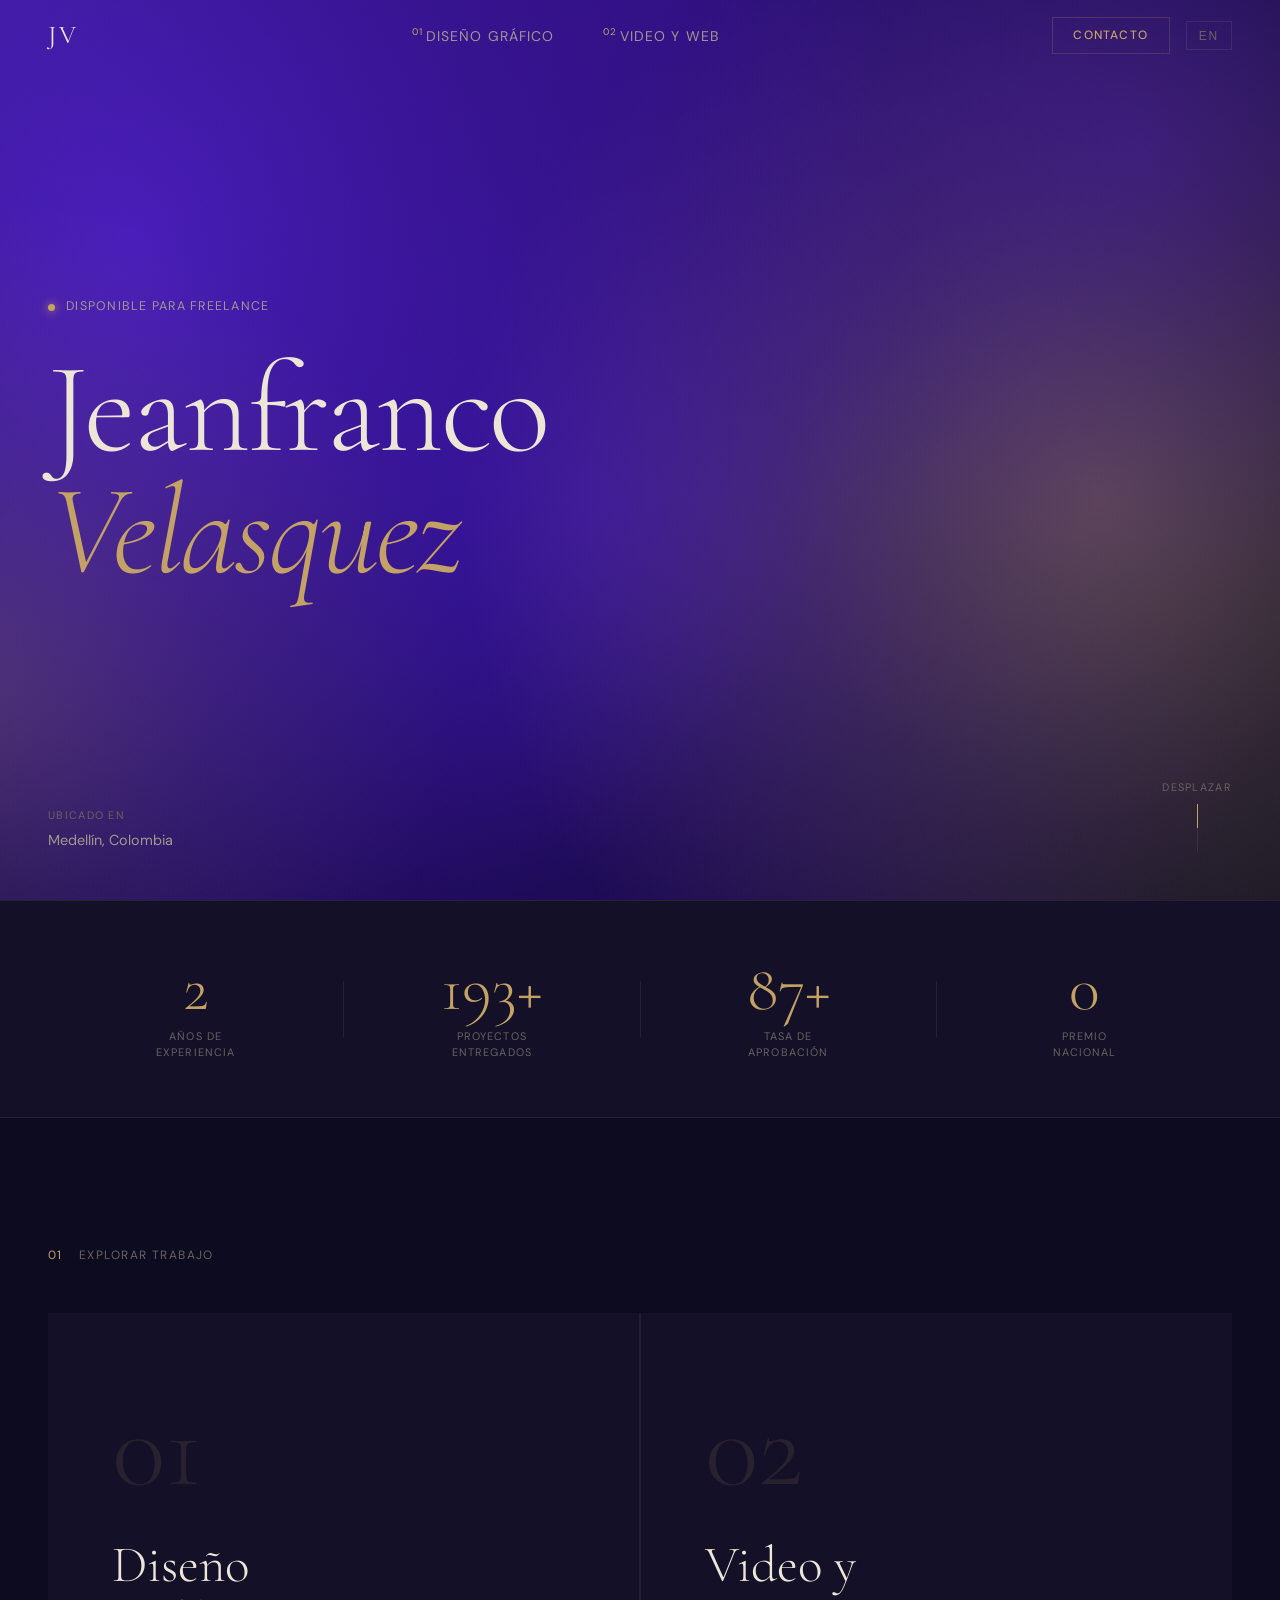
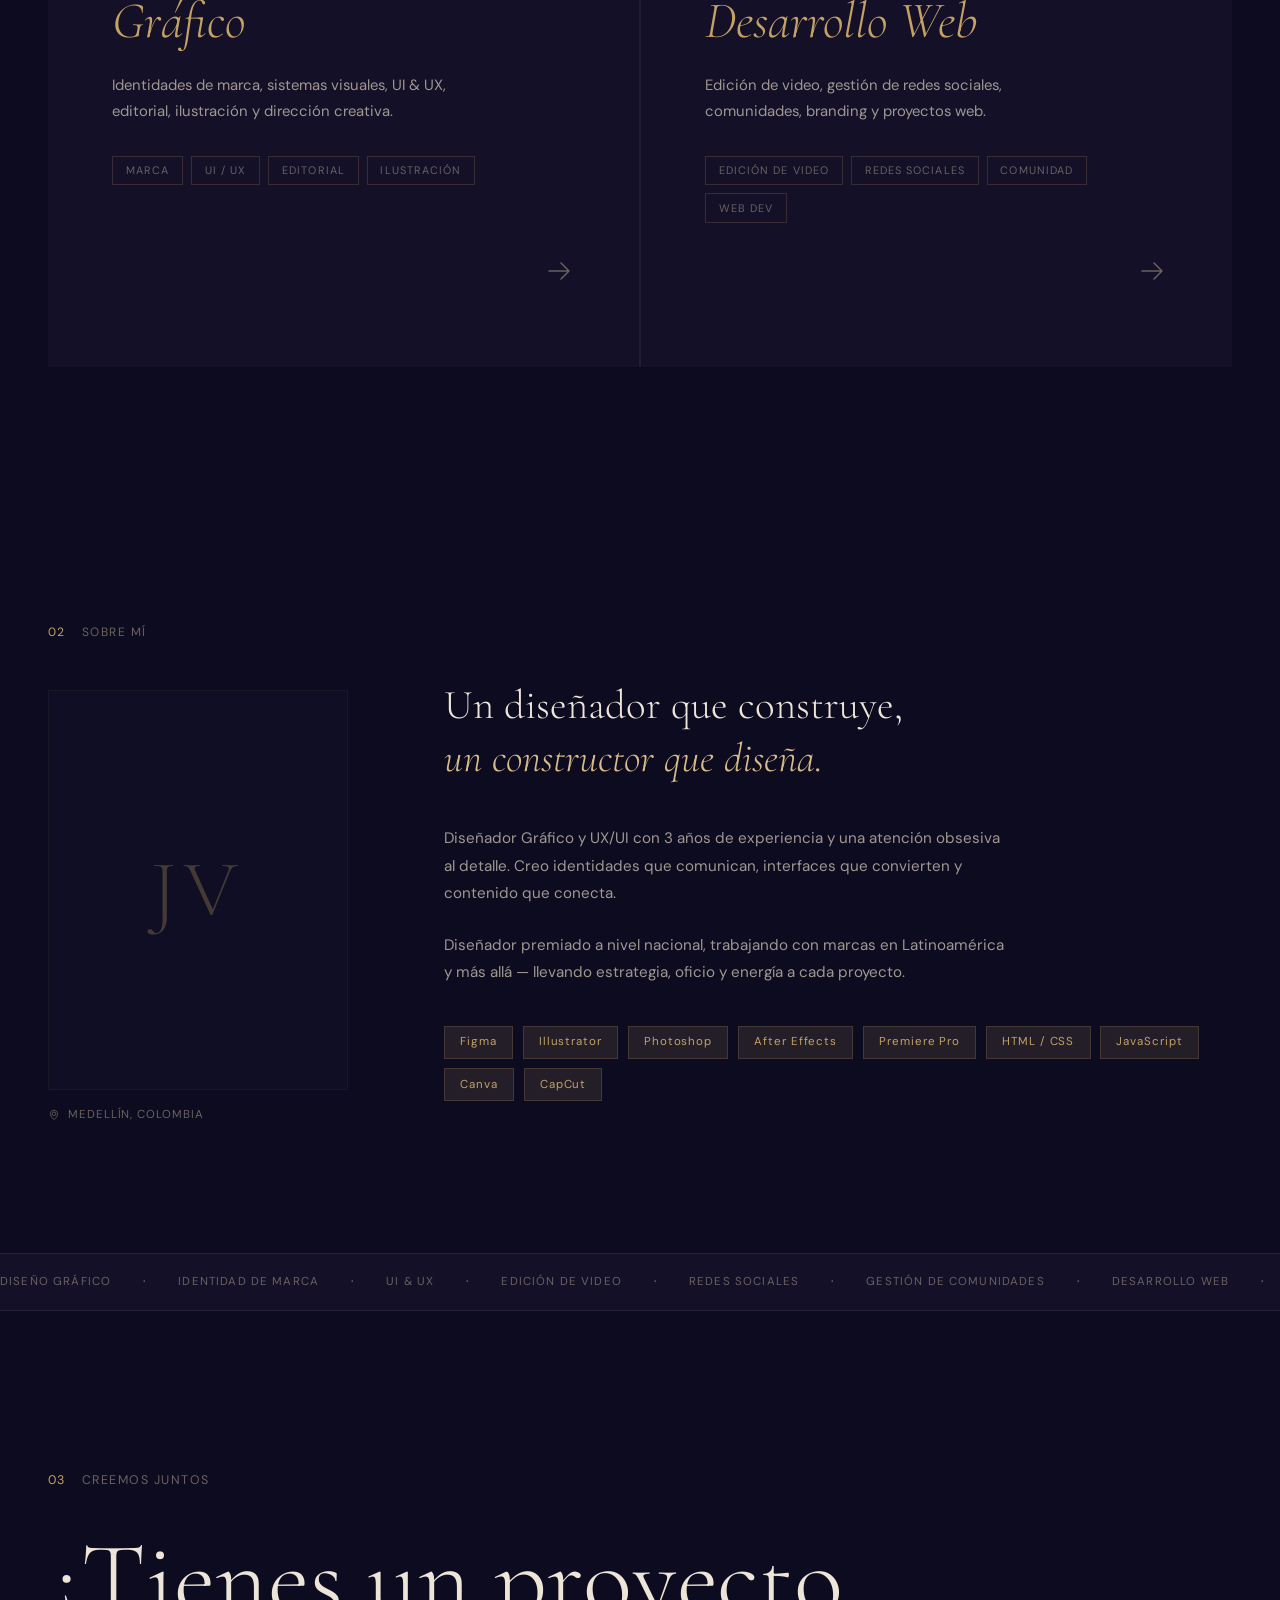
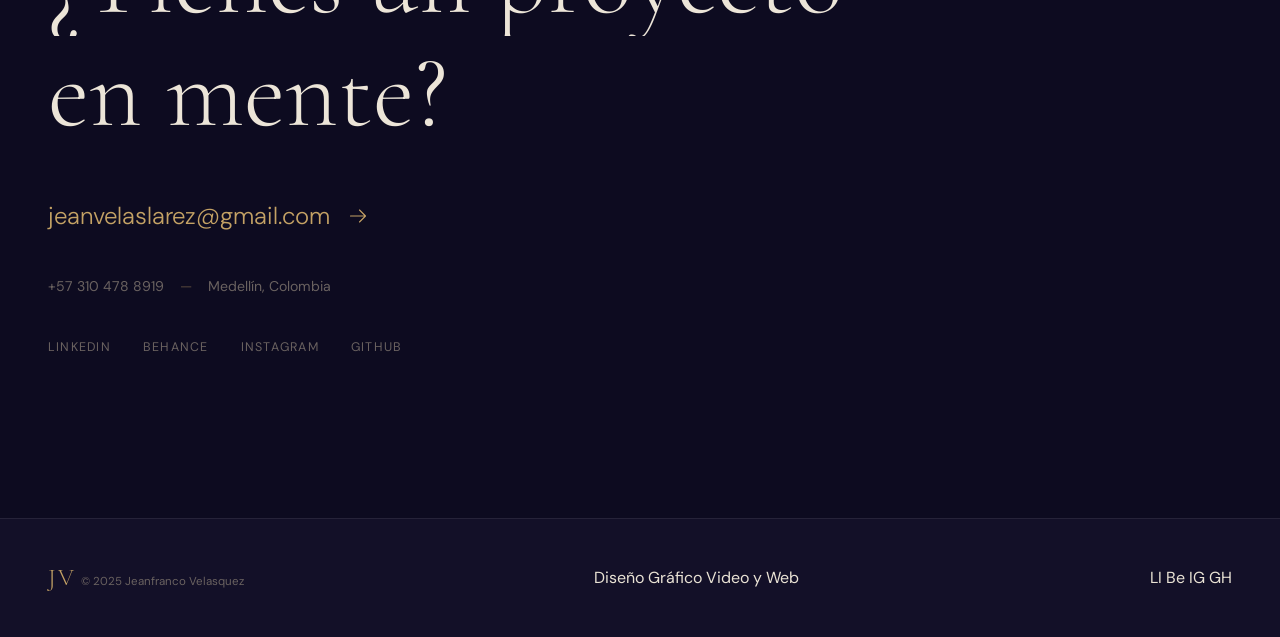
<file: index.html>
<!DOCTYPE html>
<html lang="es">
<head>
    <meta charset="UTF-8">
    <meta name="viewport" content="width=device-width, initial-scale=1.0">
    <meta name="description" content="Jeanfranco Velasquez — Diseñador Gráfico, UX/UI, Editor de Video y Desarrollador Web. Medellín, Colombia.">
    <title>Jeanfranco Velasquez — Portfolio</title>
    <link rel="preconnect" href="https://fonts.googleapis.com">
    <link rel="preconnect" href="https://fonts.gstatic.com" crossorigin>
    <link href="https://fonts.googleapis.com/css2?family=Cormorant+Garamond:ital,wght@0,300;0,400;1,300;1,400&family=DM+Sans:opsz,wght@9..40,300;9..40,400;9..40,500&display=swap" rel="stylesheet">
    <link rel="stylesheet" href="index.css">
</head>
<body>

    <!-- Loader -->
    <div class="loader" id="loader">
        <div class="loader-logo">JV</div>
        <div class="loader-bar"><div class="loader-fill"></div></div>
    </div>

    <!-- Page Curtain -->
    <div class="curtain" id="curtain" aria-hidden="true">
        <div class="curtain-panel"></div>
        <div class="curtain-panel"></div>
        <div class="curtain-panel"></div>
    </div>

    <!-- Custom Cursor -->
    <div class="cursor" id="cursor" aria-hidden="true">
        <div class="cursor-dot"></div>
        <div class="cursor-ring"></div>
    </div>

    <!-- Grain -->
    <div class="grain" aria-hidden="true"></div>

    <!-- NAV -->
    <nav class="nav" id="nav">
        <div class="nav-inner">
            <a href="index.html" class="nav-logo page-link">JV</a>
            <div class="nav-links">
                <a href="design.html" class="nav-link page-link">
                    <sup>01</sup><span data-key="nav.design">Diseño Gráfico</span>
                </a>
                <a href="editor.html" class="nav-link page-link">
                    <sup>02</sup><span data-key="nav.video">Video y Web</span>
                </a>
            </div>
            <div class="nav-end">
                <a href="mailto:jeanvelaslarez@gmail.com" class="nav-contact" data-key="nav.contact">Contacto</a>
                <button class="lang-toggle" id="langToggle" aria-label="Cambiar idioma">EN</button>
                <button class="nav-burger" id="navBurger" aria-label="Abrir menú">
                    <span></span><span></span>
                </button>
            </div>
        </div>
        <div class="nav-drawer" id="navDrawer">
            <a href="index.html" class="drawer-link page-link" data-key="nav.home">Inicio</a>
            <a href="design.html" class="drawer-link page-link" data-key="nav.design">Diseño Gráfico</a>
            <a href="editor.html" class="drawer-link page-link" data-key="nav.video">Video y Web</a>
            <a href="mailto:jeanvelaslarez@gmail.com" class="drawer-link" data-key="nav.contact">Contacto</a>
            <div class="drawer-foot">
                <a href="https://linkedin.com/in/jeanfrancovl" target="_blank" rel="noopener">LI</a>
                <a href="https://behance.net/jeanfrancovl" target="_blank" rel="noopener">Be</a>
                <a href="https://instagram.com/jeanfrancovl" target="_blank" rel="noopener">IG</a>
                <a href="https://github.com/JeanfrancoVL" target="_blank" rel="noopener">GH</a>
            </div>
        </div>
    </nav>

    <!-- HERO -->
    <section class="hero" id="hero">
        <canvas class="hero-canvas" id="heroCanvas"></canvas>

        <div class="hero-body">
            <div class="hero-avail">
                <span class="avail-dot"></span>
                <span data-key="hero.available">Disponible para freelance</span>
            </div>
            <h1 class="hero-name">
                <span class="hn-first">Jeanfranco</span>
                <em class="hn-last">Velasquez</em>
            </h1>
            <div class="hero-roles hr-anim">
                <span data-key="role.design">Diseño Gráfico</span>
                <i>·</i>
                <span>UX &amp; UI</span>
                <i>·</i>
                <span data-key="role.video">Edición de Video</span>
                <i>·</i>
                <span data-key="role.web">Desarrollo Web</span>
            </div>
        </div>

        <div class="hero-bottom">
            <div class="hero-loc">
                <span class="meta-lbl" data-key="hero.loc_label">Ubicado en</span>
                <span class="meta-val">Medellín, Colombia</span>
            </div>
            <div class="hero-scroll-ind">
                <span data-key="hero.scroll">Desplazar</span>
                <div class="scroll-track"><div class="scroll-thumb"></div></div>
            </div>
        </div>
    </section>

    <!-- STATS -->
    <div class="stats-bar">
        <div class="stats-inner">
            <div class="stat">
                <div class="stat-n" data-count="3">0</div>
                <div class="stat-l" data-key="stat.years">Años de<br>Experiencia</div>
            </div>
            <div class="stat-divider"></div>
            <div class="stat">
                <div class="stat-n" data-count="200">0</div>
                <div class="stat-l" data-key="stat.projects">Proyectos<br>Entregados</div>
            </div>
            <div class="stat-divider"></div>
            <div class="stat">
                <div class="stat-n" data-count="90">0</div>
                <div class="stat-l" data-key="stat.approval">Tasa de<br>Aprobación</div>
            </div>
            <div class="stat-divider"></div>
            <div class="stat">
                <div class="stat-n" data-count="1">0</div>
                <div class="stat-l" data-key="stat.award">Premio<br>Nacional</div>
            </div>
        </div>
    </div>

    <!-- PORTALS -->
    <section class="portals" id="portals">
        <div class="sec-label scroll-reveal">
            <span class="sec-num">01</span>
            <span data-key="portals.label">Explorar Trabajo</span>
        </div>
        <div class="portals-grid">
            <a href="design.html" class="portal page-link">
                <div class="portal-num">01</div>
                <div class="portal-body">
                    <h2 class="portal-title">
                        <span data-key="portal.design.h1">Diseño</span><br>
                        <em data-key="portal.design.h2">Gráfico</em>
                    </h2>
                    <p class="portal-desc" data-key="portal.design.desc">Identidades de marca, sistemas visuales, UI&nbsp;&amp;&nbsp;UX, editorial, ilustración y dirección creativa.</p>
                    <div class="portal-chips">
                        <span data-key="chip.branding">Marca</span>
                        <span>UI / UX</span>
                        <span>Editorial</span>
                        <span data-key="chip.illus">Ilustración</span>
                    </div>
                </div>
                <div class="portal-arrow">
                    <svg viewBox="0 0 32 32" fill="none"><path d="M6 16H26M26 16L18 8M26 16L18 24" stroke="currentColor" stroke-width="1.5" stroke-linecap="round" stroke-linejoin="round"/></svg>
                </div>
                <div class="portal-glow"></div>
            </a>

            <a href="editor.html" class="portal page-link">
                <div class="portal-num">02</div>
                <div class="portal-body">
                    <h2 class="portal-title">
                        <span data-key="portal.video.h1">Video y</span><br>
                        <em data-key="portal.video.h2">Desarrollo Web</em>
                    </h2>
                    <p class="portal-desc" data-key="portal.video.desc">Edición de video, gestión de redes sociales, comunidades, branding y proyectos web.</p>
                    <div class="portal-chips">
                        <span data-key="chip.videoed">Edición de Video</span>
                        <span data-key="chip.social">Redes Sociales</span>
                        <span data-key="chip.community">Comunidad</span>
                        <span>Web Dev</span>
                    </div>
                </div>
                <div class="portal-arrow">
                    <svg viewBox="0 0 32 32" fill="none"><path d="M6 16H26M26 16L18 8M26 16L18 24" stroke="currentColor" stroke-width="1.5" stroke-linecap="round" stroke-linejoin="round"/></svg>
                </div>
                <div class="portal-glow"></div>
            </a>
        </div>
    </section>

    <!-- ABOUT -->
    <section class="about" id="about">
        <div class="about-grid">
            <div class="about-left">
                <div class="sec-label scroll-reveal">
                    <span class="sec-num">02</span>
                    <span data-key="about.label">Sobre Mí</span>
                </div>
                <div class="portrait-wrap scroll-reveal">
                    <div class="portrait-inner">JV</div>
                    <div class="portrait-badge">
                        <svg viewBox="0 0 20 20" fill="none" width="12"><path d="M10 11a3 3 0 100-6 3 3 0 000 6zM10 2C6.686 2 4 4.686 4 8c0 4.667 6 10 6 10s6-5.333 6-10c0-3.314-2.686-6-6-6z" stroke="currentColor" stroke-width="1.4"/></svg>
                        Medellín, Colombia
                    </div>
                </div>
            </div>
            <div class="about-right">
                <h2 class="about-title">
                    <span class="reveal-line" data-key="about.t1">Un diseñador que construye,</span>
                    <em class="reveal-line" data-key="about.t2">un constructor que diseña.</em>
                </h2>
                <div class="about-text">
                    <p class="scroll-reveal" data-key="about.p1">Diseñador Gráfico y UX/UI con 3 años de experiencia y una atención obsesiva al detalle. Creo identidades que comunican, interfaces que convierten y contenido que conecta.</p>
                    <p class="scroll-reveal" data-key="about.p2">Diseñador premiado a nivel nacional, trabajando con marcas en Latinoamérica y más allá — llevando estrategia, oficio y energía a cada proyecto.</p>
                </div>
                <div class="skills-row scroll-reveal">
                    <div class="skill">Figma</div><div class="skill">Illustrator</div>
                    <div class="skill">Photoshop</div><div class="skill">After Effects</div>
                    <div class="skill">Premiere Pro</div><div class="skill">HTML / CSS</div>
                    <div class="skill">JavaScript</div><div class="skill">Canva</div>
                    <div class="skill">CapCut</div>
                </div>
            </div>
        </div>
    </section>

    <!-- MARQUEE -->
    <div class="marquee-strip">
        <div class="marquee-track">
            <span data-key="marquee.design">Diseño Gráfico</span><span class="m-sep">·</span>
            <span data-key="marquee.brand">Identidad de Marca</span><span class="m-sep">·</span>
            <span>UI &amp; UX</span><span class="m-sep">·</span>
            <span data-key="marquee.video">Edición de Video</span><span class="m-sep">·</span>
            <span data-key="marquee.social">Redes Sociales</span><span class="m-sep">·</span>
            <span data-key="marquee.community">Gestión de Comunidades</span><span class="m-sep">·</span>
            <span data-key="marquee.web">Desarrollo Web</span><span class="m-sep">·</span>
            <span data-key="marquee.branding">Branding</span><span class="m-sep">·</span>
            <span data-key="marquee.design">Diseño Gráfico</span><span class="m-sep">·</span>
            <span data-key="marquee.brand">Identidad de Marca</span><span class="m-sep">·</span>
            <span>UI &amp; UX</span><span class="m-sep">·</span>
            <span data-key="marquee.video">Edición de Video</span><span class="m-sep">·</span>
            <span data-key="marquee.social">Redes Sociales</span><span class="m-sep">·</span>
            <span data-key="marquee.community">Gestión de Comunidades</span><span class="m-sep">·</span>
            <span data-key="marquee.web">Desarrollo Web</span><span class="m-sep">·</span>
            <span data-key="marquee.branding">Branding</span><span class="m-sep">·</span>
        </div>
    </div>

    <!-- CONTACT -->
    <section class="contact" id="contact">
        <div class="contact-inner">
            <div class="contact-top scroll-reveal">
                <span class="sec-num">03</span>
                <span data-key="contact.tag">Creemos juntos</span>
            </div>
            <h2 class="contact-heading">
                <span class="reveal-line" data-key="contact.h1">¿Tienes un proyecto</span>
                <span class="reveal-line" data-key="contact.h2">en mente?</span>
            </h2>
            <a href="mailto:jeanvelaslarez@gmail.com" class="contact-email scroll-reveal">
                jeanvelaslarez@gmail.com
                <svg viewBox="0 0 32 32" fill="none"><path d="M6 16H26M26 16L18 8M26 16L18 24" stroke="currentColor" stroke-width="1.5" stroke-linecap="round" stroke-linejoin="round"/></svg>
            </a>
            <div class="contact-meta scroll-reveal">
                <a href="tel:+573104788919">+57 310 478 8919</a>
                <span class="c-sep">—</span>
                <span>Medellín, Colombia</span>
            </div>
            <div class="contact-socials scroll-reveal">
                <a href="https://linkedin.com/in/jeanfrancovl" target="_blank" rel="noopener">LinkedIn</a>
                <a href="https://behance.net/jeanfrancovl" target="_blank" rel="noopener">Behance</a>
                <a href="https://instagram.com/jeanfrancovl" target="_blank" rel="noopener">Instagram</a>
                <a href="https://github.com/JeanfrancoVL" target="_blank" rel="noopener">GitHub</a>
            </div>
        </div>
    </section>

    <!-- FOOTER -->
    <footer class="footer">
        <div class="footer-inner">
            <div class="footer-left">
                <span class="footer-logo">JV</span>
                <span class="footer-copy">&copy; 2025 Jeanfranco Velasquez</span>
            </div>
            <div class="footer-center">
                <a href="design.html" class="page-link" data-key="nav.design">Diseño Gráfico</a>
                <a href="editor.html" class="page-link" data-key="nav.video">Video y Web</a>
            </div>
            <div class="footer-right">
                <a href="https://linkedin.com/in/jeanfrancovl" target="_blank" rel="noopener">LI</a>
                <a href="https://behance.net/jeanfrancovl" target="_blank" rel="noopener">Be</a>
                <a href="https://instagram.com/jeanfrancovl" target="_blank" rel="noopener">IG</a>
                <a href="https://github.com/JeanfrancoVL" target="_blank" rel="noopener">GH</a>
            </div>
        </div>
    </footer>

    <script src="lang.js"></script>
    <script src="index.js"></script>
</body>
</html>
</file>
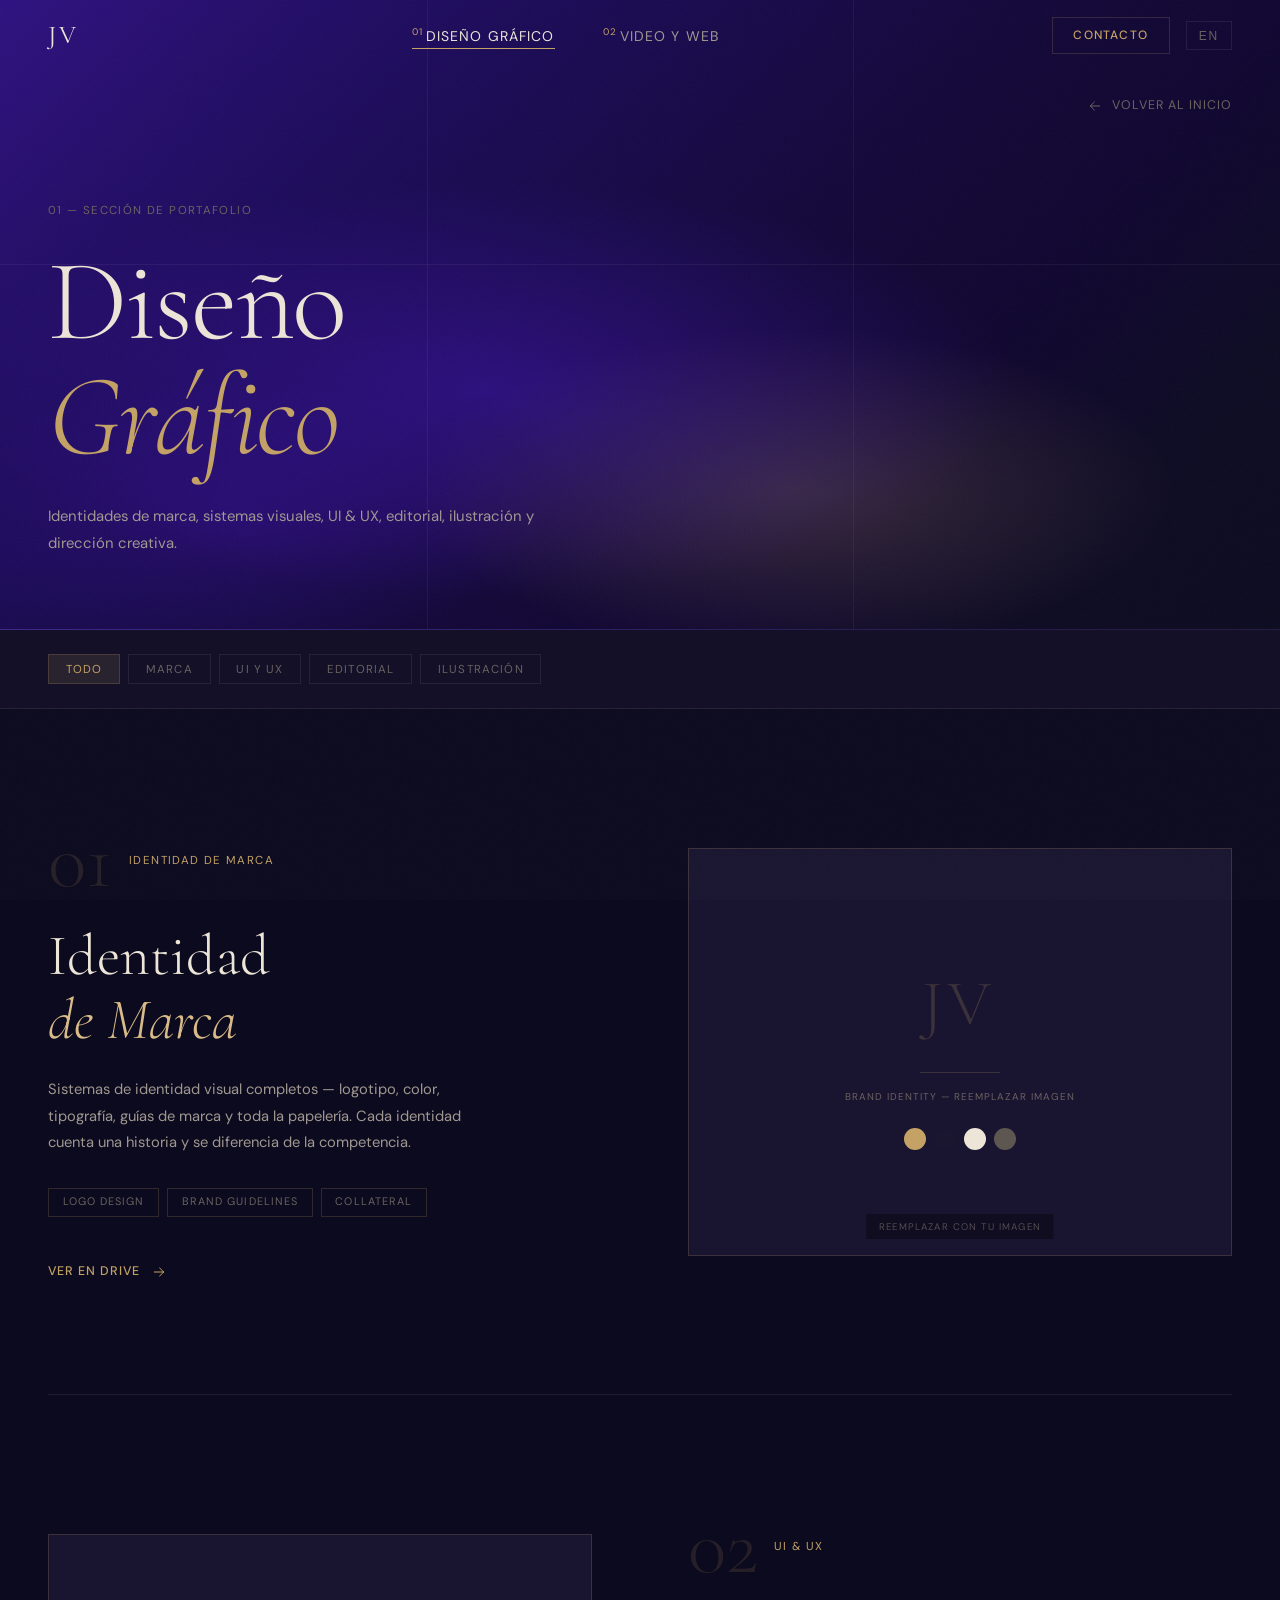
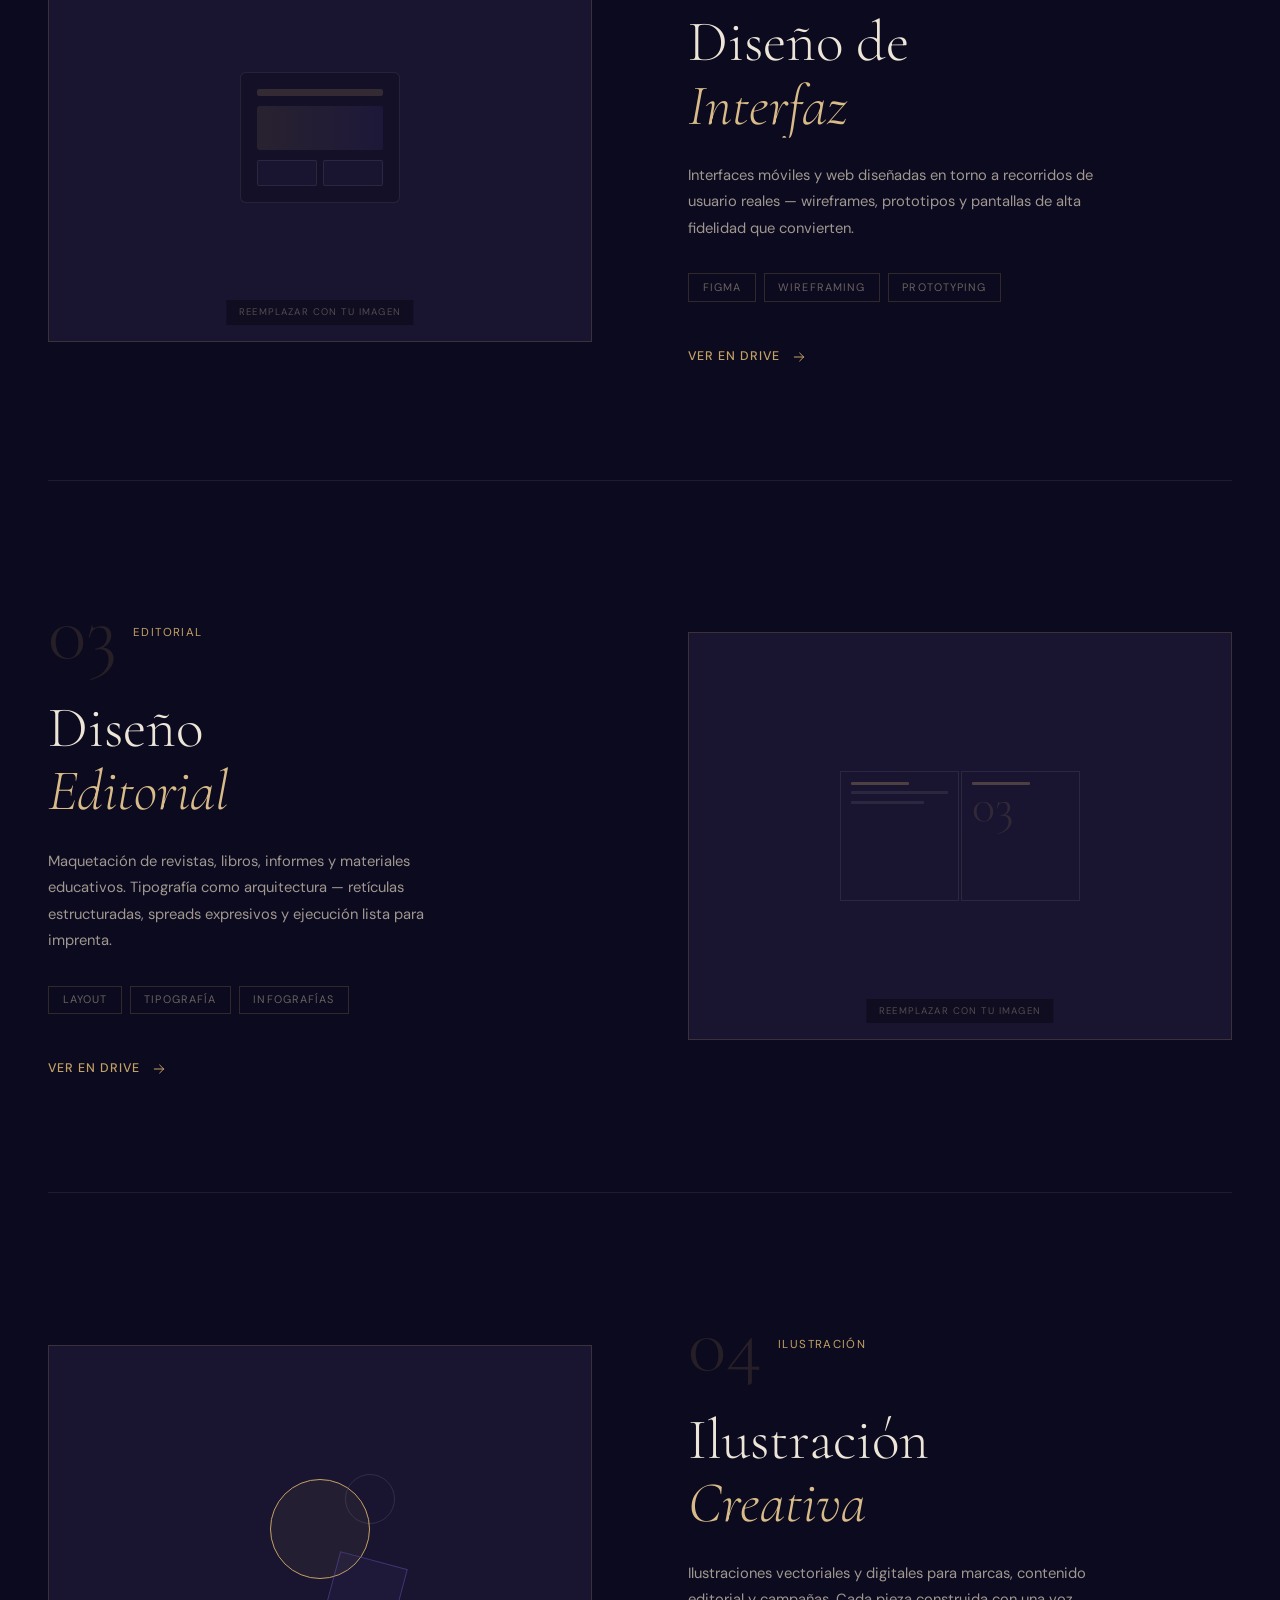
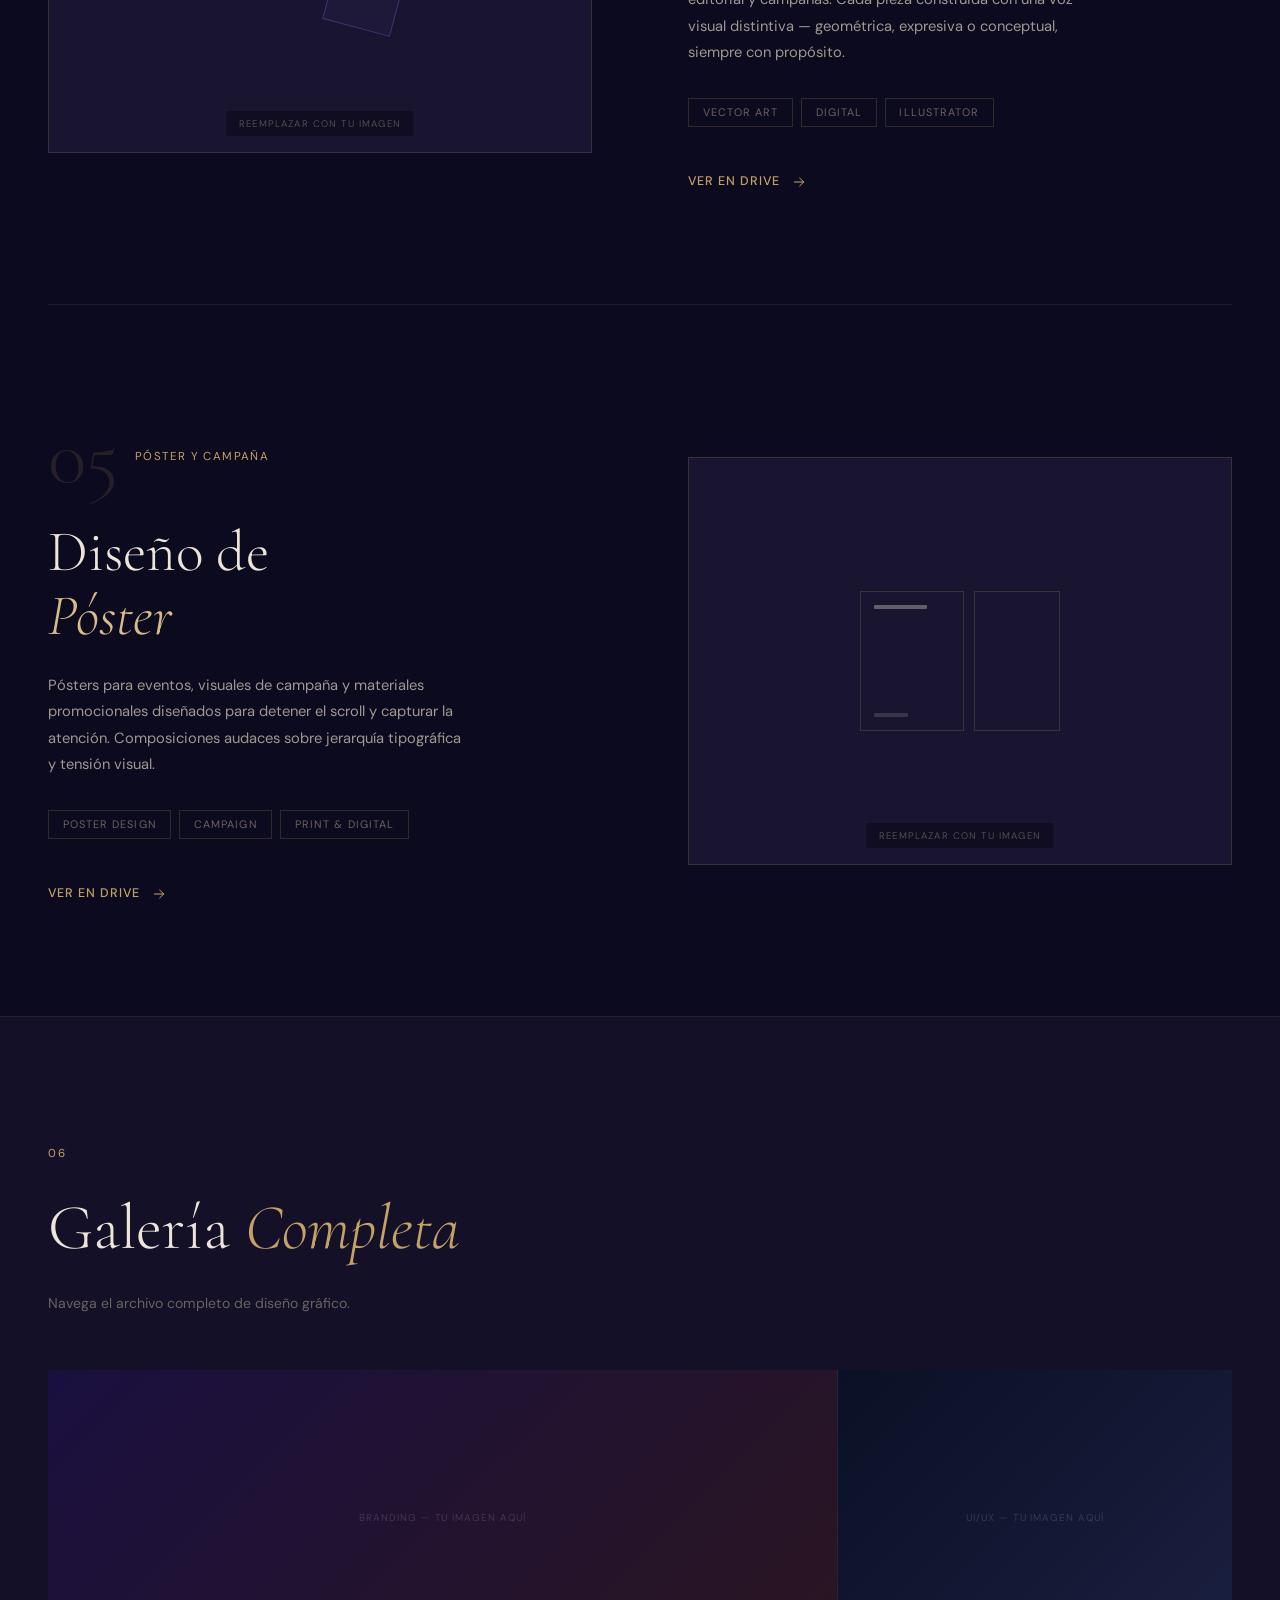
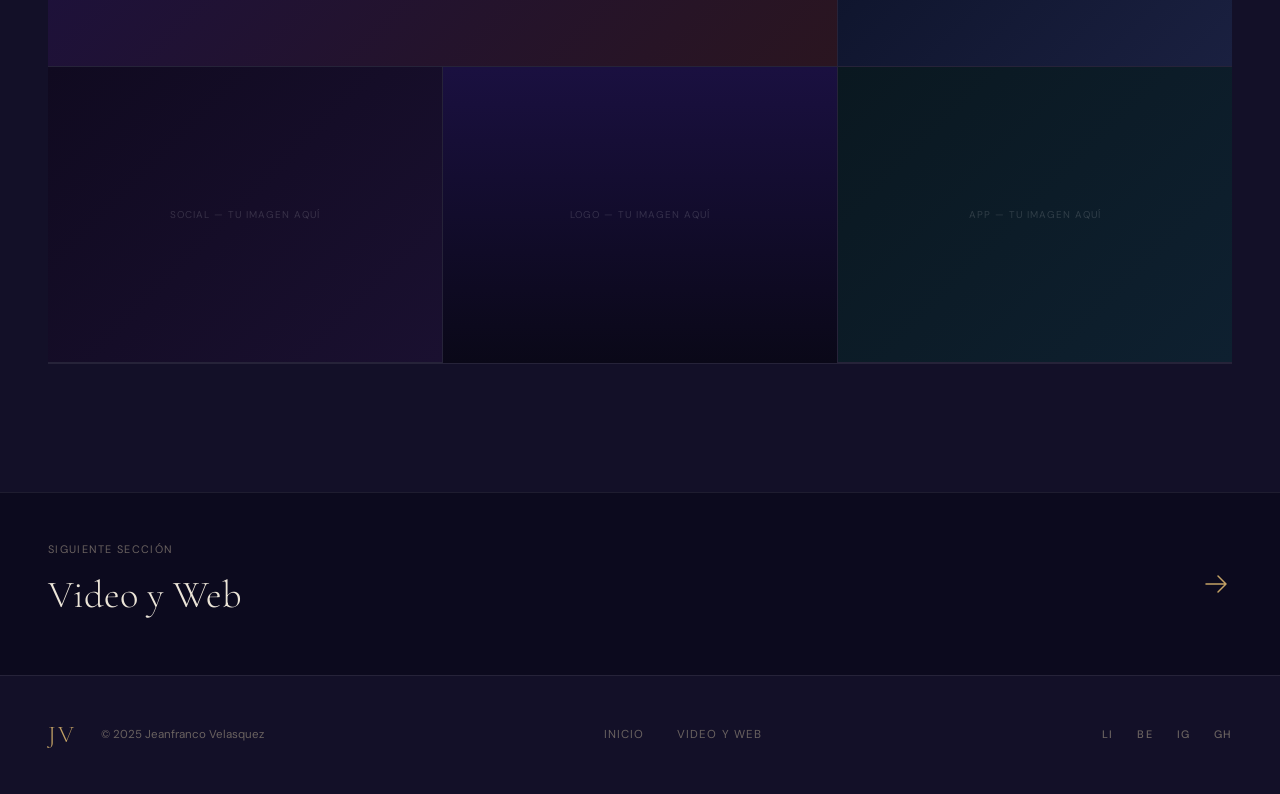
<file: design.html>
<!DOCTYPE html>
<html lang="es">
<head>
    <meta charset="UTF-8">
    <meta name="viewport" content="width=device-width, initial-scale=1.0">
    <meta name="description" content="Jeanfranco Velasquez — Portafolio de Diseño Gráfico: identidades de marca, UI/UX, editorial, ilustración y pósters.">
    <title>Diseño Gráfico — Jeanfranco Velasquez</title>
    <link rel="preconnect" href="https://fonts.googleapis.com">
    <link rel="preconnect" href="https://fonts.gstatic.com" crossorigin>
    <link href="https://fonts.googleapis.com/css2?family=Cormorant+Garamond:ital,wght@0,300;0,400;1,300;1,400&family=DM+Sans:opsz,wght@9..40,300;9..40,400;9..40,500&display=swap" rel="stylesheet">
    <link rel="stylesheet" href="design.css">
</head>
<body>

    <div class="loader" id="loader"><div class="loader-logo">JV</div><div class="loader-bar"><div class="loader-fill"></div></div></div>
    <div class="curtain" id="curtain" aria-hidden="true"><div class="curtain-panel"></div><div class="curtain-panel"></div><div class="curtain-panel"></div></div>
    <div class="cursor" id="cursor" aria-hidden="true"><div class="cursor-dot"></div><div class="cursor-ring"></div></div>
    <div class="grain" aria-hidden="true"></div>

    <!-- NAV -->
    <nav class="nav" id="nav">
        <div class="nav-inner">
            <a href="index.html" class="nav-logo page-link">JV</a>
            <div class="nav-links">
                <a href="design.html" class="nav-link active page-link"><sup>01</sup><span data-key="nav.design">Diseño Gráfico</span></a>
                <a href="editor.html" class="nav-link page-link"><sup>02</sup><span data-key="nav.video">Video y Web</span></a>
            </div>
            <div class="nav-end">
                <a href="mailto:jeanvelaslarez@gmail.com" class="nav-contact" data-key="nav.contact">Contacto</a>
                <button class="lang-toggle" id="langToggle">EN</button>
                <button class="nav-burger" id="navBurger" aria-label="Menú"><span></span><span></span></button>
            </div>
        </div>
        <div class="nav-drawer" id="navDrawer">
            <a href="index.html" class="drawer-link page-link" data-key="nav.home">Inicio</a>
            <a href="design.html" class="drawer-link page-link" data-key="nav.design">Diseño Gráfico</a>
            <a href="editor.html" class="drawer-link page-link" data-key="nav.video">Video y Web</a>
            <a href="mailto:jeanvelaslarez@gmail.com" class="drawer-link" data-key="nav.contact">Contacto</a>
            <div class="drawer-foot">
                <a href="https://linkedin.com/in/jeanfrancovl" target="_blank" rel="noopener">LI</a>
                <a href="https://behance.net/jeanfrancovl" target="_blank" rel="noopener">Be</a>
                <a href="https://instagram.com/jeanfrancovl" target="_blank" rel="noopener">IG</a>
                <a href="https://github.com/JeanfrancoVL" target="_blank" rel="noopener">GH</a>
            </div>
        </div>
    </nav>

    <!-- PAGE HERO -->
    <header class="page-hero">
        <div class="ph-lines" aria-hidden="true"><div></div><div></div><div></div></div>
        <div class="ph-body">
            <p class="ph-label scroll-reveal" data-key="page.design.sec">01 — Sección de Portafolio</p>
            <h1 class="ph-title">
                <span class="pht-first">Diseño</span>
                <em class="pht-last">Gráfico</em>
            </h1>
            <p class="ph-sub scroll-reveal" data-key="page.design.sub">Identidades de marca, sistemas visuales, UI &amp; UX, editorial, ilustración y dirección creativa.</p>
        </div>
        <a href="index.html" class="ph-back page-link scroll-reveal">
            <svg viewBox="0 0 24 24" fill="none" width="16"><path d="M19 12H5M5 12L11 18M5 12L11 6" stroke="currentColor" stroke-width="1.5" stroke-linecap="round"/></svg>
            <span data-key="page.back">Volver al Inicio</span>
        </a>
    </header>

    <!-- FILTER BAR -->
    <div class="filter-bar scroll-reveal" id="filterBar">
        <button class="fb active" data-filter="all" data-key="filter.all">Todo</button>
        <button class="fb" data-filter="branding" data-key="filter.branding">Marca</button>
        <button class="fb" data-filter="ui" data-key="filter.ui">UI y UX</button>
        <button class="fb" data-filter="editorial" data-key="filter.editorial">Editorial</button>
        <button class="fb" data-filter="illus" data-key="filter.illus">Ilustración</button>
    </div>

    <!-- ==========================================
         PROJECTS
         Para agregar tu propia imagen de Google Drive:
         1. Comparte el archivo como "Cualquiera con el enlace"
         2. Obtén el ID del archivo de la URL: drive.google.com/file/d/FILE_ID/view
         3. Reemplaza el src así:
            src="https://drive.google.com/uc?export=view&id=TU_FILE_ID"
         =========================================== -->
    <main class="projects">

        <!-- PROYECTO 01 — BRANDING -->
        <article class="proj" data-cat="branding">
            <div class="proj-grid">
                <div class="proj-info">
                    <div class="proj-meta scroll-reveal">
                        <span class="proj-n">01</span>
                        <span class="proj-cat-lbl">Identidad de Marca</span>
                    </div>
                    <h2 class="proj-title reveal-line">Identidad<br><em>de Marca</em></h2>
                    <p class="proj-desc scroll-reveal">Sistemas de identidad visual completos — logotipo, color, tipografía, guías de marca y toda la papelería. Cada identidad cuenta una historia y se diferencia de la competencia.</p>
                    <div class="proj-tags scroll-reveal">
                        <span>Logo Design</span><span>Brand Guidelines</span><span>Collateral</span>
                    </div>
                    <a href="https://drive.google.com/drive/folders/1_hHYOW8vO36mAu9XmhL0zgDCLUiwQfVq?usp=sharing"
                       target="_blank" rel="noopener" class="proj-cta scroll-reveal">
                        <span data-key="viewdrive">Ver en Google Drive</span>
                        <svg viewBox="0 0 24 24" fill="none" width="16"><path d="M5 12H19M19 12L13 6M19 12L13 18" stroke="currentColor" stroke-width="1.5" stroke-linecap="round"/></svg>
                    </a>
                </div>
                <div class="proj-visual scroll-reveal">
                    <!--
                    =====================================================
                    CÓMO CAMBIAR ESTA IMAGEN:
                    Reemplaza el bloque .img-skeleton por:
                    <img src="https://drive.google.com/uc?export=view&id=TU_FILE_ID"
                         alt="Identidad de Marca" loading="lazy">
                    =====================================================
                    -->
                    <div class="img-skeleton">
                        <div class="sk-inner">
                            <div class="sk-logo">JV</div>
                            <div class="sk-line"></div>
                            <div class="sk-tag">Brand Identity — reemplazar imagen</div>
                            <div class="sk-swatches"><i style="background:#C4A265"></i><i style="background:#1a1630"></i><i style="background:#ECE5D8"></i><i style="background:#5E5650"></i></div>
                        </div>
                        <div class="sk-hint">Reemplazar con tu imagen</div>
                    </div>
                </div>
            </div>
        </article>
        <div class="proj-div"></div>

        <!-- PROYECTO 02 — UI/UX -->
        <article class="proj reverse" data-cat="ui">
            <div class="proj-grid">
                <div class="proj-info">
                    <div class="proj-meta scroll-reveal">
                        <span class="proj-n">02</span>
                        <span class="proj-cat-lbl">UI &amp; UX</span>
                    </div>
                    <h2 class="proj-title reveal-line">Diseño de<br><em>Interfaz</em></h2>
                    <p class="proj-desc scroll-reveal">Interfaces móviles y web diseñadas en torno a recorridos de usuario reales — wireframes, prototipos y pantallas de alta fidelidad que convierten.</p>
                    <div class="proj-tags scroll-reveal">
                        <span>Figma</span><span>Wireframing</span><span>Prototyping</span>
                    </div>
                    <a href="https://drive.google.com/drive/folders/1OKXdYaw0K3lUIalJs7Zsh7IWQ1hszhCB?usp=sharing"
                       target="_blank" rel="noopener" class="proj-cta scroll-reveal">
                        <span data-key="viewdrive">Ver en Google Drive</span>
                        <svg viewBox="0 0 24 24" fill="none" width="16"><path d="M5 12H19M19 12L13 6M19 12L13 18" stroke="currentColor" stroke-width="1.5" stroke-linecap="round"/></svg>
                    </a>
                </div>
                <div class="proj-visual scroll-reveal">
                    <!-- Reemplazar con: <img src="https://drive.google.com/uc?export=view&id=TU_FILE_ID" alt="UI/UX Design" loading="lazy"> -->
                    <div class="img-skeleton">
                        <div class="sk-inner sk-ui">
                            <div class="sk-screen"><div class="sk-bar"></div><div class="sk-block b1"></div><div class="sk-cards"><div></div><div></div></div></div>
                        </div>
                        <div class="sk-hint">Reemplazar con tu imagen</div>
                    </div>
                </div>
            </div>
        </article>
        <div class="proj-div"></div>

        <!-- PROYECTO 03 — EDITORIAL -->
        <article class="proj" data-cat="editorial">
            <div class="proj-grid">
                <div class="proj-info">
                    <div class="proj-meta scroll-reveal">
                        <span class="proj-n">03</span>
                        <span class="proj-cat-lbl">Editorial</span>
                    </div>
                    <h2 class="proj-title reveal-line">Diseño<br><em>Editorial</em></h2>
                    <p class="proj-desc scroll-reveal">Maquetación de revistas, libros, informes y materiales educativos. Tipografía como arquitectura — retículas estructuradas, spreads expresivos y ejecución lista para imprenta.</p>
                    <div class="proj-tags scroll-reveal">
                        <span>Layout</span><span>Tipografía</span><span>Infografías</span>
                    </div>
                    <a href="https://drive.google.com/drive/folders/1_hHYOW8vO36mAu9XmhL0zgDCLUiwQfVq?usp=sharing"
                       target="_blank" rel="noopener" class="proj-cta scroll-reveal">
                        <span data-key="viewdrive">Ver en Google Drive</span>
                        <svg viewBox="0 0 24 24" fill="none" width="16"><path d="M5 12H19M19 12L13 6M19 12L13 18" stroke="currentColor" stroke-width="1.5" stroke-linecap="round"/></svg>
                    </a>
                </div>
                <div class="proj-visual scroll-reveal">
                    <!-- Reemplazar con: <img src="https://drive.google.com/uc?export=view&id=TU_FILE_ID" alt="Editorial Design" loading="lazy"> -->
                    <div class="img-skeleton">
                        <div class="sk-inner sk-edit">
                            <div class="ed-spread"><div class="ed-p"><div></div><div></div><div></div></div><div class="ed-p ed-p2"><div class="big-n">03</div></div></div>
                        </div>
                        <div class="sk-hint">Reemplazar con tu imagen</div>
                    </div>
                </div>
            </div>
        </article>
        <div class="proj-div"></div>

        <!-- PROYECTO 04 — ILUSTRACIÓN -->
        <article class="proj reverse" data-cat="illus">
            <div class="proj-grid">
                <div class="proj-info">
                    <div class="proj-meta scroll-reveal">
                        <span class="proj-n">04</span>
                        <span class="proj-cat-lbl">Ilustración</span>
                    </div>
                    <h2 class="proj-title reveal-line">Ilustración<br><em>Creativa</em></h2>
                    <p class="proj-desc scroll-reveal">Ilustraciones vectoriales y digitales para marcas, contenido editorial y campañas. Cada pieza construida con una voz visual distintiva — geométrica, expresiva o conceptual, siempre con propósito.</p>
                    <div class="proj-tags scroll-reveal">
                        <span>Vector Art</span><span>Digital</span><span>Illustrator</span>
                    </div>
                    <a href="https://drive.google.com/drive/folders/1_hHYOW8vO36mAu9XmhL0zgDCLUiwQfVq?usp=sharing"
                       target="_blank" rel="noopener" class="proj-cta scroll-reveal">
                        <span data-key="viewdrive">Ver en Google Drive</span>
                        <svg viewBox="0 0 24 24" fill="none" width="16"><path d="M5 12H19M19 12L13 6M19 12L13 18" stroke="currentColor" stroke-width="1.5" stroke-linecap="round"/></svg>
                    </a>
                </div>
                <div class="proj-visual scroll-reveal">
                    <!-- Reemplazar con: <img src="https://drive.google.com/uc?export=view&id=TU_FILE_ID" alt="Ilustración" loading="lazy"> -->
                    <div class="img-skeleton sk-illus-frame">
                        <div class="sk-inner"><div class="illus-shapes"><div class="is c"></div><div class="is r"></div><div class="is rg"></div></div></div>
                        <div class="sk-hint">Reemplazar con tu imagen</div>
                    </div>
                </div>
            </div>
        </article>
        <div class="proj-div"></div>

        <!-- PROYECTO 05 — PÓSTER -->
        <article class="proj" data-cat="editorial">
            <div class="proj-grid">
                <div class="proj-info">
                    <div class="proj-meta scroll-reveal">
                        <span class="proj-n">05</span>
                        <span class="proj-cat-lbl">Póster y Campaña</span>
                    </div>
                    <h2 class="proj-title reveal-line">Diseño de<br><em>Póster</em></h2>
                    <p class="proj-desc scroll-reveal">Pósters para eventos, visuales de campaña y materiales promocionales diseñados para detener el scroll y capturar la atención. Composiciones audaces sobre jerarquía tipográfica y tensión visual.</p>
                    <div class="proj-tags scroll-reveal">
                        <span>Poster Design</span><span>Campaign</span><span>Print &amp; Digital</span>
                    </div>
                    <a href="https://drive.google.com/drive/folders/1wXzmCF7k3D2zRpFt8MFCbxwUrHpdfmCv?usp=sharing"
                       target="_blank" rel="noopener" class="proj-cta scroll-reveal">
                        <span data-key="viewdrive">Ver en Google Drive</span>
                        <svg viewBox="0 0 24 24" fill="none" width="16"><path d="M5 12H19M19 12L13 6M19 12L13 18" stroke="currentColor" stroke-width="1.5" stroke-linecap="round"/></svg>
                    </a>
                </div>
                <div class="proj-visual scroll-reveal">
                    <!-- Reemplazar con: <img src="https://drive.google.com/uc?export=view&id=TU_FILE_ID" alt="Poster Design" loading="lazy"> -->
                    <div class="img-skeleton sk-poster-frame">
                        <div class="sk-inner"><div class="poster-mock"><div class="pm1"><div></div><div></div></div><div class="pm2"></div></div></div>
                        <div class="sk-hint">Reemplazar con tu imagen</div>
                    </div>
                </div>
            </div>
        </article>

    </main>

    <!-- GALLERY -->
    <section class="gal-section">
        <div class="gal-head">
            <span class="sec-num">06</span>
            <h2 class="gal-title reveal-line"><span>Galería</span> <em>Completa</em></h2>
            <p class="gal-sub scroll-reveal" data-key="gal.sub">Navega el archivo completo de diseño gráfico.</p>
        </div>
        <!--
        ================================================================
        GALERÍA — Cómo agregar tus imágenes:
        Reemplaza .gal-img-placeholder por:
        <img src="https://drive.google.com/uc?export=view&id=TU_FILE_ID" alt="Descripción" loading="lazy">
        ================================================================
        -->
        <div class="gal-grid">
            <a href="https://drive.google.com/drive/folders/1_hHYOW8vO36mAu9XmhL0zgDCLUiwQfVq?usp=sharing" target="_blank" rel="noopener" class="gal-item gi-wide" data-cat="branding">
                <div class="gal-img-placeholder" style="background:linear-gradient(135deg,#1a1040,#2a1520)">
                    <span>Branding — tu imagen aquí</span>
                </div>
                <div class="gal-ov"><span class="gal-cat">Branding</span><span class="gal-name">Colección de Identidades</span></div>
            </a>
            <a href="https://drive.google.com/drive/folders/1OKXdYaw0K3lUIalJs7Zsh7IWQ1hszhCB?usp=sharing" target="_blank" rel="noopener" class="gal-item" data-cat="ui">
                <div class="gal-img-placeholder" style="background:linear-gradient(135deg,#0a1025,#1a2040)">
                    <span>UI/UX — tu imagen aquí</span>
                </div>
                <div class="gal-ov"><span class="gal-cat">UI Design</span><span class="gal-name">Proyectos de Interfaz</span></div>
            </a>
            <a href="https://drive.google.com/drive/folders/1wXzmCF7k3D2zRpFt8MFCbxwUrHpdfmCv?usp=sharing" target="_blank" rel="noopener" class="gal-item" data-cat="editorial">
                <div class="gal-img-placeholder" style="background:linear-gradient(135deg,#100a20,#1a1030)">
                    <span>Social — tu imagen aquí</span>
                </div>
                <div class="gal-ov"><span class="gal-cat">Social Media</span><span class="gal-name">Contenido y Posts</span></div>
            </a>
            <a href="https://drive.google.com/drive/folders/1_hHYOW8vO36mAu9XmhL0zgDCLUiwQfVq?usp=sharing" target="_blank" rel="noopener" class="gal-item gi-tall" data-cat="branding">
                <div class="gal-img-placeholder" style="background:linear-gradient(180deg,#1a1040,#0a0818)">
                    <span>Logo — tu imagen aquí</span>
                </div>
                <div class="gal-ov"><span class="gal-cat">Branding</span><span class="gal-name">Logo y Marca</span></div>
            </a>
            <a href="https://drive.google.com/drive/folders/1OKXdYaw0K3lUIalJs7Zsh7IWQ1hszhCB?usp=sharing" target="_blank" rel="noopener" class="gal-item" data-cat="ui">
                <div class="gal-img-placeholder" style="background:linear-gradient(135deg,#0a1820,#0e2030)">
                    <span>App — tu imagen aquí</span>
                </div>
                <div class="gal-ov"><span class="gal-cat">UI Design</span><span class="gal-name">Interfaces de App</span></div>
            </a>
            <a href="https://drive.google.com/drive/folders/1wXzmCF7k3D2zRpFt8MFCbxwUrHpdfmCv?usp=sharing" target="_blank" rel="noopener" class="gal-item gi-wide" data-cat="editorial">
                <div class="gal-img-placeholder" style="background:linear-gradient(135deg,#120a18,#200e18)">
                    <span>Editorial — tu imagen aquí</span>
                </div>
                <div class="gal-ov"><span class="gal-cat">Editorial</span><span class="gal-name">Diseño de Print y Layout</span></div>
            </a>
        </div>
    </section>

    <!-- CROSS NAV -->
    <section class="cross-nav">
        <a href="editor.html" class="cross-link page-link">
            <div class="cl-left">
                <span class="cross-lbl" data-key="nextsec">Siguiente Sección</span>
                <span class="cross-title" data-key="nav.video">Video y Web</span>
            </div>
            <svg viewBox="0 0 32 32" fill="none" width="32"><path d="M6 16H26M26 16L18 8M26 16L18 24" stroke="currentColor" stroke-width="1.5" stroke-linecap="round"/></svg>
        </a>
    </section>

    <!-- FOOTER -->
    <footer class="footer">
        <div class="footer-inner">
            <div class="fl"><span class="footer-logo">JV</span><span class="footer-copy">&copy; 2025 Jeanfranco Velasquez</span></div>
            <div class="fc"><a href="index.html" class="page-link" data-key="nav.home">Inicio</a><a href="editor.html" class="page-link" data-key="nav.video">Video y Web</a></div>
            <div class="fr">
                <a href="https://linkedin.com/in/jeanfrancovl" target="_blank" rel="noopener">LI</a>
                <a href="https://behance.net/jeanfrancovl" target="_blank" rel="noopener">Be</a>
                <a href="https://instagram.com/jeanfrancovl" target="_blank" rel="noopener">IG</a>
                <a href="https://github.com/JeanfrancoVL" target="_blank" rel="noopener">GH</a>
            </div>
        </div>
    </footer>

    <script src="lang.js"></script>
    <script src="design.js"></script>
</body>
</html>
</file>
<file: index.css>
/* ============================================================
   INDEX.CSS — Jeanfranco Velasquez — Lobby
   CLEAN REWRITE v5 — dark purple base, no patchwork
   ============================================================ */

:root {
  --bg-base:  #0D0B20;
  --bg-1:     #131028;
  --bg-2:     #191530;
  --gold:     #C4A265;
  --gold-l:   #D8BB88;
  --gold-d:   rgba(196,162,101,.12);
  --gold-b:   rgba(196,162,101,.20);
  --cream:    #ECE5D8;
  --t1:       #EAE3D5;
  --t2:       #A09890;
  --t3:       #6A6260;
  --bdr:      rgba(255,255,255,.08);
  --fd:       'Cormorant Garamond', Georgia, serif;
  --fb:       'DM Sans', system-ui, sans-serif;
  --nav-h:    72px;
  --ease:     cubic-bezier(.25,.46,.45,.94);
  --ease-out: cubic-bezier(.16,1,.3,1);
  --ease-io:  cubic-bezier(.76,0,.24,1);
}
*,*::before,*::after { margin:0; padding:0; box-sizing:border-box; }
html { scroll-behavior:smooth; overflow-x:hidden; }
body { font-family:var(--fb); background:var(--bg-base); color:var(--t1); line-height:1.6; overflow-x:hidden; -webkit-font-smoothing:antialiased; }
a { color:inherit; text-decoration:none; }
img,svg { max-width:100%; display:block; }
::selection { background:var(--gold); color:var(--bg-base); }

.grain { position:fixed; inset:0; z-index:1; pointer-events:none; opacity:.03; background-image:url("data:image/svg+xml,%3Csvg xmlns='http://www.w3.org/2000/svg'%3E%3Cfilter id='n'%3E%3CfeTurbulence type='fractalNoise' baseFrequency='.9' numOctaves='4' stitchTiles='stitch'/%3E%3C/filter%3E%3Crect width='100%25' height='100%25' filter='url(%23n)'/%3E%3C/svg%3E"); background-size:128px; }
.loader { position:fixed; inset:0; z-index:9999; background:var(--bg-base); display:flex; flex-direction:column; align-items:center; justify-content:center; gap:2rem; transition:opacity .5s,visibility .5s; }
.loader.out { opacity:0; visibility:hidden; pointer-events:none; }
.loader-logo { font-family:var(--fd); font-size:3rem; font-weight:300; letter-spacing:.4em; color:var(--gold); }
.loader-bar { width:140px; height:1px; background:var(--bdr); overflow:hidden; }
.loader-fill { width:0; height:100%; background:var(--gold); animation:lfill 1s var(--ease-out) .2s forwards; }
@keyframes lfill { to { width:100%; } }

.curtain { position:fixed; inset:0; z-index:9998; pointer-events:none; display:flex; flex-direction:column; }
.curtain-panel { flex:1; background:var(--bg-base); transform:translateY(-100vh); transition:transform .52s var(--ease-io); }
.curtain-panel:nth-child(2) { transition-delay:.06s; }
.curtain-panel:nth-child(3) { transition-delay:.12s; }
.curtain.active { pointer-events:all; }
.curtain.active .curtain-panel { transform:translateY(0); }

.cursor { position:fixed; top:0; left:0; z-index:9997; pointer-events:none; transform:translate(-50%,-50%); }
.cursor-dot { width:6px; height:6px; background:var(--gold); border-radius:50%; transition:transform .2s,opacity .2s; }
.cursor-ring { position:absolute; top:50%; left:50%; transform:translate(-50%,-50%); width:36px; height:36px; border:1px solid rgba(196,162,101,.45); border-radius:50%; transition:width .4s var(--ease-out),height .4s,opacity .3s; }
.cursor.hov .cursor-dot { transform:scale(0); opacity:0; }
.cursor.hov .cursor-ring { width:64px; height:64px; opacity:.5; }
@media (hover:none) { .cursor { display:none; } }

/* NAV */
.nav { position:fixed; top:0; left:0; right:0; z-index:900; height:var(--nav-h); transition:background .4s,border-color .4s; border-bottom:1px solid transparent; }
.nav.scrolled { background:rgba(13,11,32,.92); backdrop-filter:blur(20px); -webkit-backdrop-filter:blur(20px); border-color:var(--bdr); }
.nav-inner { max-width:1440px; margin:0 auto; padding:0 3rem; height:100%; display:flex; align-items:center; justify-content:space-between; }
.nav-logo { font-family:var(--fd); font-size:1.6rem; font-weight:400; letter-spacing:.12em; color:var(--cream); transition:color .25s; }
.nav-logo:hover { color:var(--gold); }
.nav-links { display:flex; gap:3rem; }
.nav-link { font-size:.875rem; letter-spacing:.08em; text-transform:uppercase; color:var(--t2); position:relative; transition:color .25s; }
.nav-link sup { font-size:.6rem; vertical-align:super; margin-right:.3em; color:var(--gold); }
.nav-link::after { content:''; position:absolute; bottom:-2px; left:0; width:0; height:1px; background:var(--gold); transition:width .35s var(--ease-out); }
.nav-link:hover,.nav-link.active { color:var(--cream); }
.nav-link:hover::after,.nav-link.active::after { width:100%; }
.nav-end { display:flex; align-items:center; gap:1rem; }
.nav-contact { font-size:.75rem; font-weight:500; letter-spacing:.1em; text-transform:uppercase; padding:.5rem 1.3rem; border:1px solid var(--gold-b); color:var(--gold); transition:background .25s,color .25s; }
.nav-contact:hover { background:var(--gold); color:var(--bg-base); }
.lang-toggle { font-size:.75rem; font-weight:500; letter-spacing:.15em; padding:.4rem .75rem; border:1px solid var(--bdr); background:none; color:var(--t3); cursor:pointer; transition:color .25s,border-color .25s; }
.lang-toggle:hover { color:var(--gold); border-color:var(--gold-b); }
.nav-burger { display:none; flex-direction:column; gap:6px; background:none; border:none; cursor:pointer; padding:.4rem; }
.nav-burger span { display:block; width:24px; height:1px; background:var(--t1); transition:transform .3s,opacity .3s; }
.nav-burger.open span:first-child { transform:translateY(3.5px) rotate(45deg); }
.nav-burger.open span:last-child  { transform:translateY(-3.5px) rotate(-45deg); }
.nav-drawer { position:fixed; top:0; right:-100%; width:min(380px,85vw); height:100vh; background:rgba(19,16,40,.97); backdrop-filter:blur(24px); border-left:1px solid var(--bdr); display:flex; flex-direction:column; justify-content:center; padding:4rem 3rem; gap:1rem; transition:right .5s var(--ease-io); z-index:950; }
.nav-drawer.open { right:0; }
.drawer-link { font-family:var(--fd); font-size:2rem; font-weight:300; color:var(--t2); transition:color .25s; padding:.5rem 0; border-bottom:1px solid var(--bdr); }
.drawer-link:hover { color:var(--gold); }
.drawer-foot { position:absolute; bottom:3rem; left:3rem; display:flex; gap:1.5rem; }
.drawer-foot a { font-size:.75rem; font-weight:500; letter-spacing:.1em; text-transform:uppercase; color:var(--t3); transition:color .25s; }
.drawer-foot a:hover { color:var(--gold); }

/* ============================================================
   HERO — The critical section
   Strategy: linear gradient as solid base (always visible),
   then canvas orbs add movement on top.
   NO opacity fade-to-transparent issues possible.
   ============================================================ */
.hero {
  position: relative;
  min-height: 100vh;
  display: flex;
  flex-direction: column;
  justify-content: center;
  padding: calc(var(--nav-h) + 3rem) 3rem 5rem;
  overflow: hidden;
  /* LINEAR gradient: always visible dark purple, never black */
  background: linear-gradient(
    155deg,
    #2A1275 0%,
    #1A0B55 20%,
    #120840 40%,
    #0F0830 60%,
    #0D0B25 80%,
    #0D0B20 100%
  );
}
.hero-canvas {
  position: absolute; inset: 0;
  width: 100%; height: 100%;
  z-index: 1; pointer-events: none;
}
.hero-body {
  position: relative; z-index: 3;
  max-width: 1440px; margin: 0 auto; width: 100%;
}
.hero-bottom {
  position: absolute; bottom: 3rem; left: 3rem; right: 3rem;
  z-index: 3; max-width: 1440px; margin: 0 auto;
  display: flex; justify-content: space-between; align-items: flex-end;
}

.hero-avail {
  display: inline-flex; align-items: center; gap: .7rem;
  font-size: .78rem; letter-spacing: .1em; text-transform: uppercase;
  color: var(--t2); margin-bottom: 2rem;
  opacity: 0; animation: fadeUp .8s var(--ease-out) .3s forwards;
}
.avail-dot {
  width: 7px; height: 7px; background: var(--gold); border-radius: 50%;
  box-shadow: 0 0 10px var(--gold); animation: blink 2.4s ease infinite;
}
@keyframes blink { 0%,100% { opacity:1; } 50% { opacity:.3; } }
@keyframes fadeUp { from { opacity:0; transform:translateY(12px); } to { opacity:1; transform:none; } }

/* Hero name — dedicated classes, NO opacity:0, pure clip-path animation */
.hero-name {
  font-family: var(--fd); font-weight: 300;
  line-height: .95; margin-bottom: 2rem;
}
.hn-first, .hn-last {
  display: block;
  font-size: clamp(4rem, 10vw, 11rem);
  letter-spacing: -.02em;
  clip-path: inset(0 100% 0 0);
}
.hn-first { color:var(--cream); animation:hnReveal .9s var(--ease-out) .4s forwards; }
.hn-last  { font-style:italic; color:var(--gold); animation:hnReveal .9s var(--ease-out) .65s forwards; }
@keyframes hnReveal { to { clip-path: inset(0 0% 0 0); } }

.hr-anim {
  font-size: .875rem; letter-spacing: .06em; text-transform: uppercase;
  color: var(--t3);
  clip-path: inset(0 100% 0 0);
  animation: hnReveal .85s var(--ease-out) .9s forwards;
}
.hr-anim i { color:var(--gold); opacity:.6; font-style:normal; margin:0 .5rem; }

.hero-loc { display:flex; flex-direction:column; gap:.3rem; }
.meta-lbl { font-size:.68rem; letter-spacing:.12em; text-transform:uppercase; color:var(--t3); }
.meta-val  { font-size:.9rem; color:var(--t2); }
.hero-scroll-ind {
  display:flex; flex-direction:column; align-items:flex-end; gap:.5rem;
  font-size:.68rem; letter-spacing:.12em; text-transform:uppercase; color:var(--t3);
  opacity:0; animation:fadeUp .7s var(--ease-out) 1.1s forwards;
}
.scroll-track { width:1px; height:48px; background:var(--bdr); overflow:hidden; align-self:center; }
.scroll-thumb { width:100%; height:50%; background:var(--gold); animation:scrollAnim 1.8s ease-in-out infinite; }
@keyframes scrollAnim { 0% { transform:translateY(-100%); } 100% { transform:translateY(200%); } }

/* STATS */
.stats-bar { border-top:1px solid var(--bdr); border-bottom:1px solid var(--bdr); background:var(--bg-1); }
.stats-inner { max-width:1440px; margin:0 auto; padding:2.5rem 3rem; display:flex; align-items:center; }
.stat { flex:1; display:flex; flex-direction:column; align-items:center; gap:.5rem; padding:1rem; }
.stat-n { font-family:var(--fd); font-size:clamp(2.5rem,5vw,4rem); font-weight:300; line-height:1; color:var(--gold); }
.stat-l { font-size:.68rem; letter-spacing:.1em; text-transform:uppercase; color:var(--t3); text-align:center; line-height:1.45; }
.stat-divider { width:1px; height:56px; background:var(--bdr); flex-shrink:0; }

/* PORTALS */
.portals { padding:8rem 3rem; max-width:1440px; margin:0 auto; }
.sec-label { display:flex; align-items:center; gap:1rem; margin-bottom:3rem; font-size:.75rem; letter-spacing:.12em; text-transform:uppercase; color:var(--t3); }
.sec-num { color:var(--gold); }
.portals-grid { display:grid; grid-template-columns:1fr 1fr; gap:1.5px; background:var(--bdr); }
.portal { position:relative; background:var(--bg-1); padding:5rem 4rem; display:flex; flex-direction:column; justify-content:space-between; min-height:500px; overflow:hidden; transition:background .4s; cursor:pointer; }
.portal:hover { background:var(--bg-2); }
.portal-glow { position:absolute; bottom:-140px; right:-140px; width:360px; height:360px; border-radius:50%; background:radial-gradient(circle,rgba(196,162,101,.15) 0%,transparent 70%); opacity:0; transition:opacity .5s,transform .5s var(--ease-out); pointer-events:none; }
.portal:hover .portal-glow { opacity:1; transform:translate(-20px,-20px); }
.portal-num { font-family:var(--fd); font-size:7rem; font-weight:300; line-height:1; color:rgba(196,162,101,.12); transition:color .4s; }
.portal:hover .portal-num { color:rgba(196,162,101,.22); }
.portal-body { flex:1; padding:2rem 0; }
.portal-title { font-family:var(--fd); font-size:clamp(2.5rem,4vw,3.8rem); font-weight:300; line-height:1.1; color:var(--cream); margin-bottom:1.4rem; }
.portal-title em { font-style:italic; color:var(--gold); }
.portal-desc { font-size:.93rem; color:var(--t2); line-height:1.75; max-width:360px; margin-bottom:2rem; }
.portal-chips { display:flex; flex-wrap:wrap; gap:.5rem; }
.portal-chips span { font-size:.68rem; letter-spacing:.1em; text-transform:uppercase; padding:.32rem .8rem; border:1px solid var(--gold-b); color:var(--t3); transition:color .25s,border-color .25s; }
.portal:hover .portal-chips span { color:var(--gold); border-color:rgba(196,162,101,.4); }
.portal-arrow { align-self:flex-end; }
.portal-arrow svg { width:32px; height:32px; color:var(--t3); transition:color .25s,transform .35s var(--ease-out); }
.portal:hover .portal-arrow svg { color:var(--gold); transform:translateX(10px); }

/* ABOUT */
.about { padding:8rem 3rem; max-width:1440px; margin:0 auto; }
.about-grid { display:grid; grid-template-columns:300px 1fr; gap:6rem; align-items:start; }
.portrait-wrap { position:relative; display:flex; flex-direction:column; gap:1rem; margin-top:3rem; }
.portrait-inner { width:100%; aspect-ratio:3/4; background:var(--bg-2); border:1px solid var(--gold-b); display:flex; align-items:center; justify-content:center; font-family:var(--fd); font-size:5rem; font-weight:300; color:var(--gold); opacity:.3; letter-spacing:.1em; }
.portrait-badge { display:inline-flex; align-items:center; gap:.5rem; font-size:.72rem; letter-spacing:.08em; text-transform:uppercase; color:var(--t3); }
.about-right { padding-top:3.5rem; }
.about-title { font-family:var(--fd); font-size:clamp(1.9rem,3.2vw,3rem); font-weight:300; line-height:1.3; color:var(--cream); margin-bottom:2.5rem; }
.about-title em { font-style:italic; color:var(--gold-l); display:block; }
.about-title .reveal-line {
  display:block; clip-path:inset(0 100% 0 0);
  transition:clip-path .9s var(--ease-out);
}
.about-title .reveal-line.vis { clip-path:inset(0 0% 0 0); }
.about-text { display:flex; flex-direction:column; gap:1.5rem; margin-bottom:2.5rem; }
.about-text p { font-size:.95rem; color:var(--t2); line-height:1.8; max-width:560px; }
.skills-row { display:flex; flex-wrap:wrap; gap:.6rem; }
.skill { font-size:.72rem; letter-spacing:.08em; padding:.38rem .95rem; background:var(--gold-d); border:1px solid var(--gold-b); color:var(--gold); transition:background .25s; }
.skill:hover { background:rgba(196,162,101,.2); }

/* MARQUEE */
.marquee-strip { border-top:1px solid var(--bdr); border-bottom:1px solid var(--bdr); overflow:hidden; padding:1.2rem 0; background:var(--bg-1); }
.marquee-track { display:flex; white-space:nowrap; gap:2rem; animation:marquee 32s linear infinite; }
.marquee-track span { font-size:.72rem; letter-spacing:.1em; text-transform:uppercase; color:var(--t3); flex-shrink:0; }
.m-sep { color:var(--gold)!important; }
@keyframes marquee { from { transform:translateX(0); } to { transform:translateX(-50%); } }

/* CONTACT */
.contact { padding:10rem 3rem; max-width:1440px; margin:0 auto; }
.contact-inner { max-width:960px; }
.contact-top { display:flex; align-items:center; gap:1rem; margin-bottom:2rem; font-size:.78rem; letter-spacing:.12em; text-transform:uppercase; color:var(--t3); }
.contact-heading { font-family:var(--fd); font-size:clamp(3rem,8vw,7rem); font-weight:300; line-height:1.1; color:var(--cream); margin-bottom:3rem; overflow:hidden; }
.contact-heading .reveal-line { display:block; clip-path:inset(0 100% 0 0); transition:clip-path .9s var(--ease-out); }
.contact-heading .reveal-line.vis { clip-path:inset(0 0% 0 0); }
.contact-email { display:inline-flex; align-items:center; gap:1rem; font-size:clamp(1rem,2.5vw,1.5rem); font-weight:300; color:var(--gold); transition:color .25s; margin-bottom:2.5rem; }
.contact-email svg { width:24px; height:24px; transition:transform .35s var(--ease-out); }
.contact-email:hover { color:var(--gold-l); }
.contact-email:hover svg { transform:translateX(8px); }
.contact-meta { display:flex; align-items:center; gap:1rem; font-size:.88rem; color:var(--t3); margin-bottom:2.5rem; }
.c-sep { color:var(--gold); opacity:.4; }
.contact-meta a:hover { color:var(--gold); }
.contact-socials { display:flex; gap:2rem; }
.contact-socials a { font-size:.78rem; letter-spacing:.1em; text-transform:uppercase; color:var(--t3); position:relative; transition:color .25s; }
.contact-socials a::after { content:''; position:absolute; bottom:-2px; left:0; width:0; height:1px; background:var(--gold); transition:width .3s var(--ease-out); }
.contact-socials a:hover { color:var(--gold); }
.contact-socials a:hover::after { width:100%; }

/* FOOTER */
.footer { border-top:1px solid var(--bdr); padding:2.5rem 3rem; background:var(--bg-1); }
.footer-inner { max-width:1440px; margin:0 auto; display:flex; align-items:center; justify-content:space-between; }
.fl { display:flex; align-items:center; gap:1.5rem; }
.footer-logo { font-family:var(--fd); font-size:1.5rem; font-weight:300; letter-spacing:.1em; color:var(--gold); }
.footer-copy { font-size:.72rem; color:var(--t3); }
.fc { display:flex; gap:2rem; }
.fc a { font-size:.72rem; letter-spacing:.1em; text-transform:uppercase; color:var(--t3); transition:color .25s; }
.fc a:hover { color:var(--gold); }
.fr { display:flex; gap:1.5rem; }
.fr a { font-size:.68rem; font-weight:500; letter-spacing:.1em; text-transform:uppercase; color:var(--t3); transition:color .25s; }
.fr a:hover { color:var(--gold); }

/* SCROLL REVEAL */
.scroll-reveal { opacity:0; transform:translateY(20px); transition:opacity .7s var(--ease-out),transform .7s var(--ease-out); }
.scroll-reveal.vis { opacity:1; transform:none; }

/* RESPONSIVE */
@media (max-width:1024px) {
  .nav-inner,.stats-inner,.portals,.about,.contact,.footer-inner { padding-left:2rem; padding-right:2rem; }
  .hero { padding:calc(var(--nav-h) + 2.5rem) 2rem 4rem; }
  .hero-bottom { left:2rem; right:2rem; }
  .portals-grid { grid-template-columns:1fr; gap:1px; }
  .about-grid { grid-template-columns:1fr; gap:3rem; }
  .about-right { padding-top:0; }
}
@media (max-width:768px) {
  .nav-links,.nav-contact { display:none; }
  .nav-burger { display:flex; }
  .hn-first,.hn-last { font-size:clamp(3.5rem,16vw,7rem); }
  .hr-anim { display:none; }
  .hero-bottom { position:relative; bottom:auto; left:auto; right:auto; margin-top:2.5rem; flex-direction:column; align-items:flex-start; gap:1.5rem; }
  .stats-inner { flex-wrap:wrap; justify-content:center; }
  .stat-divider { display:none; }
  .stat { flex:0 0 40%; border-bottom:1px solid var(--bdr); }
  .portal { padding:3rem 2rem; min-height:auto; }
  .portrait-wrap { display:none; }
  .contact-socials { flex-wrap:wrap; gap:1rem; }
  .footer-inner { flex-direction:column; gap:1.5rem; text-align:center; }
  .fl,.fc,.fr { justify-content:center; }
}
@media (max-width:480px) {
  :root { --nav-h:60px; }
  .hero { padding:calc(var(--nav-h) + 2rem) 1.5rem 3rem; }
  .portals { padding:4rem 1.5rem; }
  .about { padding:4rem 1.5rem; }
  .contact { padding:5rem 1.5rem; }
  .footer { padding:1.5rem; }
  .stat { flex:0 0 100%; }
}

/* ============================================================
   FINAL FIX: Replace clip-path with opacity+transform
   These ALWAYS work in every browser, no conflicts possible.
   The @keyframes also fix the diagonal-dark gradient issue.
   ============================================================ */

/* 1. Override hero background — bright purple ALL THE WAY across */
.hero {
  background:
    linear-gradient(
      135deg,
      #321485 0%,
      #280E70 12%,
      #200C60 25%,
      #1A0A52 40%,
      #160848 55%,
      #120738 68%,
      #0F0830 80%,
      #0D0B20 100%
    ) !important;
}

/* 2. Hero text: NO clip-path, pure opacity + rise animation */
.hn-first, .hn-last, .hr-anim {
  clip-path: none !important;
  transform: none;
}
.hn-first {
  font-size: clamp(4rem, 10vw, 11rem) !important;
  color: var(--cream) !important;
  display: block !important;
  animation: heroFadeUp .8s ease .25s both !important;
}
.hn-last {
  font-size: clamp(4rem, 10vw, 11rem) !important;
  font-style: italic !important;
  color: var(--gold) !important;
  display: block !important;
  animation: heroFadeUp .8s ease .48s both !important;
}
.hr-anim {
  font-size: .875rem !important;
  letter-spacing: .06em !important;
  text-transform: uppercase !important;
  color: var(--t3) !important;
  animation: heroFadeUp .7s ease .72s both !important;
}
@keyframes heroFadeUp {
  from { opacity: 0; transform: translateY(18px); }
  to   { opacity: 1; transform: translateY(0);    }
}
</file>
<file: design.css>
/* ================================================
   DESIGN.CSS — Graphic Design Portfolio
   ================================================ */
:root {
  --bg-0:#080710;--bg-1:#0d0c16;--bg-2:#131121;
  --gold:#C4A265;--gold-l:#D8BB88;
  --gold-d:rgba(196,162,101,.10);--gold-b:rgba(196,162,101,.16);
  --cream:#ECE5D8;--t1:#EAE3D5;--t2:#A09890;--t3:#5E5650;
  --bdr:rgba(255,255,255,.06);
  --fd:'Cormorant Garamond',Georgia,serif;--fb:'DM Sans',system-ui,sans-serif;
  --nav-h:72px;
  --ease:cubic-bezier(.25,.46,.45,.94);
  --ease-out:cubic-bezier(.16,1,.3,1);
  --ease-io:cubic-bezier(.76,0,.24,1);
}
*,*::before,*::after{margin:0;padding:0;box-sizing:border-box}
html{scroll-behavior:smooth;overflow-x:hidden}
body{font-family:var(--fb);background:var(--bg-0);color:var(--t1);line-height:1.6;overflow-x:hidden;-webkit-font-smoothing:antialiased}
a{color:inherit;text-decoration:none}img,svg{max-width:100%;display:block}
::selection{background:var(--gold);color:var(--bg-0)}
.grain{position:fixed;inset:0;z-index:1;pointer-events:none;opacity:.035;
  background-image:url("data:image/svg+xml,%3Csvg xmlns='http://www.w3.org/2000/svg'%3E%3Cfilter id='n'%3E%3CfeTurbulence type='fractalNoise' baseFrequency='.9' numOctaves='4' stitchTiles='stitch'/%3E%3C/filter%3E%3Crect width='100%25' height='100%25' filter='url(%23n)'/%3E%3C/svg%3E");
  background-size:128px 128px}
.loader{position:fixed;inset:0;z-index:9999;background:var(--bg-0);display:flex;flex-direction:column;align-items:center;justify-content:center;gap:2rem;transition:opacity .5s,visibility .5s}
.loader.out{opacity:0;visibility:hidden;pointer-events:none}
.loader-logo{font-family:var(--fd);font-size:3rem;font-weight:300;letter-spacing:.4em;color:var(--gold)}
.loader-bar{width:140px;height:1px;background:var(--bdr);overflow:hidden}
.loader-fill{width:0;height:100%;background:var(--gold);animation:lfill 1s var(--ease-out) .2s forwards}
@keyframes lfill{to{width:100%}}
.curtain{position:fixed;inset:0;z-index:9998;pointer-events:none;display:flex;flex-direction:column}
.curtain-panel{flex:1;background:var(--bg-0);transform:translateY(-100vh);transition:transform .52s var(--ease-io)}
.curtain-panel:nth-child(2){transition-delay:.06s}.curtain-panel:nth-child(3){transition-delay:.12s}
.curtain.active{pointer-events:all}.curtain.active .curtain-panel{transform:translateY(0)}
.cursor{position:fixed;top:0;left:0;z-index:9997;pointer-events:none;transform:translate(-50%,-50%)}
.cursor-dot{width:6px;height:6px;background:var(--gold);border-radius:50%;transition:transform .2s,opacity .2s}
.cursor-ring{position:absolute;top:50%;left:50%;transform:translate(-50%,-50%);width:36px;height:36px;border:1px solid rgba(196,162,101,.45);border-radius:50%;transition:width .4s var(--ease-out),height .4s,opacity .3s}
.cursor.hov .cursor-dot{transform:scale(0);opacity:0}.cursor.hov .cursor-ring{width:64px;height:64px;opacity:.5}
@media(hover:none){.cursor{display:none}}
.sec-num{font-size:.72rem;letter-spacing:.15em;color:var(--gold)}
.scroll-reveal{opacity:0;transform:translateY(22px);transition:opacity .7s var(--ease-out),transform .7s var(--ease-out)}
.scroll-reveal.vis{opacity:1;transform:none}
.reveal-line{display:block;clip-path:inset(0 100% 0 0);transition:clip-path .9s var(--ease-out)}
.reveal-line.vis{clip-path:inset(0 0% 0 0)}

/* NAV — shared with index */
.nav{position:fixed;top:0;left:0;right:0;z-index:900;height:var(--nav-h);transition:background .4s,border-color .4s;border-bottom:1px solid transparent}
.nav.scrolled{background:rgba(8,7,16,.9);backdrop-filter:blur(20px);-webkit-backdrop-filter:blur(20px);border-color:var(--bdr)}
.nav-inner{max-width:1440px;margin:0 auto;padding:0 3rem;height:100%;display:flex;align-items:center;justify-content:space-between}
.nav-logo{font-family:var(--fd);font-size:1.6rem;font-weight:400;letter-spacing:.12em;color:var(--cream);transition:color .25s}
.nav-logo:hover{color:var(--gold)}
.nav-links{display:flex;gap:3rem}
.nav-link{font-size:.875rem;letter-spacing:.08em;text-transform:uppercase;color:var(--t2);position:relative;transition:color .25s}
.nav-link sup{font-size:.6rem;vertical-align:super;margin-right:.3em;color:var(--gold)}
.nav-link::after{content:'';position:absolute;bottom:-2px;left:0;width:0;height:1px;background:var(--gold);transition:width .35s var(--ease-out)}
.nav-link:hover,.nav-link.active{color:var(--cream)}.nav-link:hover::after,.nav-link.active::after{width:100%}
.nav-end{display:flex;align-items:center;gap:1rem}
.nav-contact{font-size:.75rem;font-weight:500;letter-spacing:.1em;text-transform:uppercase;padding:.5rem 1.3rem;border:1px solid var(--gold-b);color:var(--gold);transition:background .25s,color .25s}
.nav-contact:hover{background:var(--gold);color:var(--bg-0)}
.lang-toggle{font-size:.75rem;font-weight:500;letter-spacing:.15em;padding:.4rem .75rem;border:1px solid var(--bdr);background:none;color:var(--t3);cursor:pointer;transition:color .25s,border-color .25s}
.lang-toggle:hover{color:var(--gold);border-color:var(--gold-b)}
.nav-burger{display:none;flex-direction:column;gap:6px;background:none;border:none;cursor:pointer;padding:.4rem}
.nav-burger span{display:block;width:24px;height:1px;background:var(--t1);transition:transform .3s,opacity .3s}
.nav-burger.open span:first-child{transform:translateY(3.5px) rotate(45deg)}.nav-burger.open span:last-child{transform:translateY(-3.5px) rotate(-45deg)}
.nav-drawer{position:fixed;top:0;right:-100%;width:min(380px,85vw);height:100vh;background:rgba(13,12,22,.97);backdrop-filter:blur(24px);border-left:1px solid var(--bdr);display:flex;flex-direction:column;justify-content:center;padding:4rem 3rem;gap:1rem;transition:right .5s var(--ease-io);z-index:950}
.nav-drawer.open{right:0}
.drawer-link{font-family:var(--fd);font-size:2rem;font-weight:300;color:var(--t2);transition:color .25s;padding:.5rem 0;border-bottom:1px solid var(--bdr)}.drawer-link:hover{color:var(--gold)}
.drawer-foot{position:absolute;bottom:3rem;left:3rem;display:flex;gap:1.5rem}
.drawer-foot a{font-size:.75rem;font-weight:500;letter-spacing:.1em;text-transform:uppercase;color:var(--t3);transition:color .25s}.drawer-foot a:hover{color:var(--gold)}

/* PAGE HERO */
.page-hero{position:relative;min-height:75vh;display:flex;flex-direction:column;justify-content:flex-end;padding:calc(var(--nav-h) + 5rem) 3rem 5rem;overflow:hidden;border-bottom:1px solid var(--bdr);
  background:radial-gradient(ellipse 80% 80% at 20% 40%,rgba(65,30,140,.28) 0%,transparent 55%),
             radial-gradient(ellipse 50% 60% at 80% 70%,rgba(196,162,101,.12) 0%,transparent 55%),
             var(--bg-0)}
.ph-lines{position:absolute;inset:0;pointer-events:none}
.ph-lines div{position:absolute;background:var(--bdr)}
.ph-lines div:nth-child(1){top:0;bottom:0;left:33.33%;width:1px}
.ph-lines div:nth-child(2){top:0;bottom:0;left:66.66%;width:1px}
.ph-lines div:nth-child(3){top:42%;left:0;right:0;height:1px}
.ph-body{position:relative;z-index:2;max-width:1440px;margin:0 auto;width:100%}
.ph-label{font-size:.72rem;letter-spacing:.12em;text-transform:uppercase;color:var(--t3);margin-bottom:1.5rem}
.ph-title{font-family:var(--fd);font-weight:300;line-height:1;margin-bottom:2rem;overflow:hidden}
.ph-title span,.ph-title em{display:block;font-size:clamp(4.5rem,11vw,10rem);letter-spacing:-.02em}
.ph-title span{color:var(--cream)}.ph-title em{font-style:italic;color:var(--gold)}
.ph-sub{max-width:500px;font-size:.95rem;line-height:1.8;color:var(--t2)}
.ph-back{position:absolute;top:calc(var(--nav-h) + 2rem);right:3rem;z-index:2;
  display:inline-flex;align-items:center;gap:.55rem;font-size:.78rem;letter-spacing:.08em;text-transform:uppercase;color:var(--t3);transition:color .25s}
.ph-back svg{transition:transform .3s var(--ease-out)}.ph-back:hover{color:var(--gold)}.ph-back:hover svg{transform:translateX(-4px)}

/* FILTER BAR */
.filter-bar{display:flex;gap:.5rem;flex-wrap:wrap;padding:1.5rem 3rem;border-bottom:1px solid var(--bdr);background:var(--bg-1);position:sticky;top:var(--nav-h);z-index:800}
.fb{font-family:var(--fb);font-size:.72rem;font-weight:400;letter-spacing:.1em;text-transform:uppercase;padding:.42rem 1.05rem;border:1px solid var(--bdr);background:none;color:var(--t3);cursor:pointer;transition:background .25s,color .25s,border-color .25s;white-space:nowrap}
.fb:hover,.fb.active{background:var(--gold-d);color:var(--gold);border-color:var(--gold-b)}

/* PROJECTS */
.projects{max-width:1440px;margin:0 auto;padding:0 3rem}
.proj{padding:7rem 0;transition:opacity .4s}
.proj.filtered-out{opacity:.12;pointer-events:none}
.proj-grid{display:grid;grid-template-columns:1fr 1fr;gap:6rem;align-items:center}
.proj.reverse .proj-grid{direction:rtl}.proj.reverse .proj-grid>*{direction:ltr}
.proj-meta{display:flex;align-items:center;gap:1rem;margin-bottom:1.5rem}
.proj-n{font-family:var(--fd);font-size:5rem;font-weight:300;line-height:1;color:rgba(196,162,101,.14)}
.proj-cat-lbl{font-size:.72rem;letter-spacing:.12em;text-transform:uppercase;color:var(--gold)}
.proj-title{font-family:var(--fd);font-size:clamp(2.8rem,4.5vw,4.5rem);font-weight:300;line-height:1.1;color:var(--cream);margin-bottom:1.5rem;overflow:hidden}
.proj-title em{font-style:italic;color:var(--gold-l)}
.proj-desc{font-size:.92rem;line-height:1.8;color:var(--t2);max-width:420px;margin-bottom:2rem}
.proj-tags{display:flex;flex-wrap:wrap;gap:.5rem;margin-bottom:2.5rem}
.proj-tags span{font-size:.68rem;letter-spacing:.1em;text-transform:uppercase;padding:.3rem .85rem;border:1px solid var(--gold-b);color:var(--t3)}
.proj-cta{display:inline-flex;align-items:center;gap:.7rem;font-size:.78rem;font-weight:500;letter-spacing:.08em;text-transform:uppercase;color:var(--gold);transition:gap .3s,color .25s}
.proj-cta svg{transition:transform .3s var(--ease-out)}.proj-cta:hover{color:var(--gold-l);gap:1rem}.proj-cta:hover svg{transform:translateX(6px)}
.proj-div{height:1px;background:var(--bdr)}

/* IMAGE AREA — real img or skeleton */
.proj-visual{width:100%}
.proj-visual img{width:100%;height:100%;object-fit:cover;display:block;border:1px solid var(--gold-b);aspect-ratio:4/3;transition:border-color .4s}
.proj-visual img:hover{border-color:rgba(196,162,101,.4)}

/* SKELETON PLACEHOLDER */
.img-skeleton{
  width:100%;aspect-ratio:4/3;
  background:var(--bg-2);border:1px solid var(--gold-b);
  display:flex;flex-direction:column;align-items:center;justify-content:center;
  position:relative;overflow:hidden;
  transition:border-color .4s;
}
.img-skeleton:hover{border-color:rgba(196,162,101,.35)}
.sk-inner{display:flex;flex-direction:column;align-items:center;justify-content:center;gap:1rem;width:100%;height:100%;padding:2rem}
.sk-logo{font-family:var(--fd);font-size:4rem;font-weight:300;color:var(--gold);opacity:.2;letter-spacing:.1em}
.sk-line{width:80px;height:1px;background:var(--gold-b)}
.sk-tag{font-size:.62rem;letter-spacing:.1em;text-transform:uppercase;color:var(--t3);text-align:center}
.sk-swatches{display:flex;gap:.5rem;margin-top:.5rem}
.sk-swatches i{width:22px;height:22px;border-radius:50%;display:block}
.sk-hint{position:absolute;bottom:1rem;left:50%;transform:translateX(-50%);
  font-size:.6rem;letter-spacing:.12em;text-transform:uppercase;color:var(--t3);
  background:rgba(8,7,16,.7);padding:.3rem .8rem;white-space:nowrap;opacity:.7}
/* UI skeleton */
.sk-ui .sk-screen{width:160px;background:var(--bg-1);border:1px solid var(--bdr);border-radius:6px;padding:1rem;display:flex;flex-direction:column;gap:.6rem}
.sk-bar{width:100%;height:7px;background:rgba(196,162,101,.18);border-radius:2px}
.sk-block.b1{width:100%;height:44px;background:linear-gradient(90deg,rgba(196,162,101,.12),rgba(100,80,180,.12));border-radius:3px}
.sk-cards{display:flex;gap:.4rem}
.sk-cards div{flex:1;height:26px;background:var(--bg-2);border:1px solid var(--bdr);border-radius:2px}
/* editorial skeleton */
.sk-edit .ed-spread{display:flex;gap:2px;width:100%;max-width:240px}
.ed-p{flex:1;background:var(--bg-2);border:1px solid var(--bdr);padding:.6rem;display:flex;flex-direction:column;gap:.4rem;min-height:130px}
.ed-p div{height:3px;background:var(--bdr);border-radius:1px}
.ed-p div:first-child{background:rgba(196,162,101,.3);width:60%}
.ed-p div:nth-child(2){width:100%}.ed-p div:nth-child(3){width:75%}
.ed-p2{justify-content:flex-start}
.big-n{font-family:var(--fd);font-size:3rem;font-weight:300;color:rgba(196,162,101,.15);line-height:1}
/* illus skeleton */
.illus-shapes{position:relative;width:160px;height:160px}
.is{position:absolute;border:1.5px solid var(--gold)}
.is.c{width:100px;height:100px;border-radius:50%;top:10px;left:30px;background:rgba(196,162,101,.06)}
.is.r{width:70px;height:70px;bottom:0;right:0;transform:rotate(15deg);border-color:rgba(100,80,180,.5);background:rgba(100,80,180,.06)}
.is.rg{width:50px;height:50px;border-radius:50%;border-color:rgba(255,255,255,.1);top:5px;right:5px}
/* poster skeleton */
.poster-mock{display:flex;gap:.6rem;width:100%;max-width:200px}
.pm1,.pm2{background:var(--bg-2);border:1px solid var(--gold-b);padding:.8rem;display:flex;flex-direction:column;justify-content:space-between;min-height:140px}
.pm1{flex:1.3}.pm2{flex:1}
.pm1 div{height:4px;background:var(--cream);opacity:.35;border-radius:1px;width:70%}
.pm1 div:nth-child(2){width:45%;opacity:.15}

/* GALLERY */
.gal-section{padding:8rem 3rem;border-top:1px solid var(--bdr);background:var(--bg-1)}
.gal-head{max-width:1440px;margin:0 auto 3.5rem;display:flex;flex-direction:column;gap:.8rem}
.gal-title{font-family:var(--fd);font-size:clamp(2.5rem,5vw,4.5rem);font-weight:300;color:var(--cream);overflow:hidden}
.gal-title em{font-style:italic;color:var(--gold)}
.gal-sub{font-size:.88rem;color:var(--t3)}
.gal-grid{max-width:1440px;margin:0 auto;display:grid;grid-template-columns:repeat(3,1fr);gap:1px;background:var(--bdr)}
.gal-item{position:relative;overflow:hidden;cursor:pointer;aspect-ratio:4/3}
.gi-wide{grid-column:span 2;aspect-ratio:auto}
.gi-tall{grid-row:span 2;aspect-ratio:auto}
.gal-img-placeholder{
  position:absolute;inset:0;display:flex;align-items:center;justify-content:center;
  transition:transform .6s var(--ease-out);
}
.gal-img-placeholder span{font-size:.62rem;letter-spacing:.1em;text-transform:uppercase;color:rgba(255,255,255,.15);text-align:center;padding:1rem}
.gal-item:hover .gal-img-placeholder{transform:scale(1.04)}
/* Real images in gallery */
.gal-item img{position:absolute;inset:0;width:100%;height:100%;object-fit:cover;transition:transform .6s var(--ease-out)}
.gal-item:hover img{transform:scale(1.04)}
.gal-ov{position:absolute;inset:0;padding:2rem;display:flex;flex-direction:column;justify-content:flex-end;gap:.45rem;background:linear-gradient(to top,rgba(8,7,16,.8) 0%,transparent 55%);opacity:0;transition:opacity .4s}
.gal-item:hover .gal-ov{opacity:1}
.gal-cat{font-size:.62rem;letter-spacing:.15em;text-transform:uppercase;color:var(--gold)}
.gal-name{font-family:var(--fd);font-size:1.15rem;font-weight:300;color:var(--cream)}

/* CROSS NAV */
.cross-nav{border-top:1px solid var(--bdr);background:var(--bg-0)}
.cross-link{display:flex;align-items:center;justify-content:space-between;padding:3rem;max-width:1440px;margin:0 auto;transition:background .3s}
.cross-link:hover{background:var(--bg-1)}
.cl-left{display:flex;flex-direction:column;gap:.4rem}
.cross-lbl{font-size:.68rem;letter-spacing:.12em;text-transform:uppercase;color:var(--t3)}
.cross-title{font-family:var(--fd);font-size:clamp(1.5rem,3vw,2.5rem);font-weight:300;color:var(--cream)}
.cross-link svg{color:var(--gold);flex-shrink:0;transition:transform .35s var(--ease-out)}
.cross-link:hover svg{transform:translateX(10px)}

/* FOOTER */
.footer{border-top:1px solid var(--bdr);padding:2.5rem 3rem;background:var(--bg-1)}
.footer-inner{max-width:1440px;margin:0 auto;display:flex;align-items:center;justify-content:space-between}
.fl{display:flex;align-items:center;gap:1.5rem}
.footer-logo{font-family:var(--fd);font-size:1.5rem;font-weight:300;letter-spacing:.1em;color:var(--gold)}
.footer-copy{font-size:.72rem;color:var(--t3)}
.fc{display:flex;gap:2rem}
.fc a{font-size:.72rem;letter-spacing:.1em;text-transform:uppercase;color:var(--t3);transition:color .25s}.fc a:hover{color:var(--gold)}
.fr{display:flex;gap:1.5rem}
.fr a{font-size:.68rem;font-weight:500;letter-spacing:.1em;text-transform:uppercase;color:var(--t3);transition:color .25s}.fr a:hover{color:var(--gold)}

/* RESPONSIVE */
@media(max-width:1024px){
  .nav-inner,.filter-bar,.projects,.gal-section,.cross-link,.footer{padding-left:2rem;padding-right:2rem}
  .ph-back{right:2rem}
  .proj-grid{grid-template-columns:1fr;gap:3rem}
  .proj.reverse .proj-grid{direction:ltr}
  .gal-grid{grid-template-columns:repeat(2,1fr)}
  .gi-wide{grid-column:span 2}.gi-tall{grid-row:span 1}
  .gal-item{aspect-ratio:3/2}
}
@media(max-width:768px){
  .nav-links,.nav-contact{display:none}.nav-burger{display:flex}
  .ph-title span,.ph-title em{font-size:clamp(3.5rem,18vw,7rem)}
  .proj{padding:4rem 0}
  .img-skeleton{aspect-ratio:16/9}
  .footer-inner{flex-direction:column;gap:1.5rem;text-align:center}
  .fl,.fc,.fr{justify-content:center}
}
@media(max-width:480px){
  :root{--nav-h:60px}
  .page-hero{padding:calc(var(--nav-h) + 2rem) 1.5rem 3rem}
  .projects{padding:0 1.5rem}
  .gal-section,.cross-nav,.footer{padding-left:1.5rem;padding-right:1.5rem}
  .gal-grid{grid-template-columns:1fr}
  .gi-wide,.gi-tall{grid-column:span 1;grid-row:span 1}
}

/* ====================================================
   PAGE HERO TITLE — dedicated classes, conflict-free
   ==================================================== */
.pht-first, .pht-last {
  display: block;
  font-size: clamp(4.5rem, 11vw, 10rem);
  letter-spacing: -.02em;
  line-height: 1;
  clip-path: inset(0 100% 0 0);
}
.pht-first {
  color: var(--cream);
  animation: phtReveal .95s cubic-bezier(.16,1,.3,1) .3s forwards;
}
.pht-last {
  font-style: italic;
  color: var(--gold);
  animation: phtReveal .95s cubic-bezier(.16,1,.3,1) .55s forwards;
}
@keyframes phtReveal { to { clip-path: inset(0 0% 0 0); } }

/* ====================================================
   STRONGER PAGE HERO BACKGROUND
   ==================================================== */
.page-hero {
  background:
    radial-gradient(ellipse 80% 90% at 18% 38%, rgba(75,35,158,.42) 0%, transparent 52%),
    radial-gradient(ellipse 55% 65% at 78% 62%, rgba(196,162,101,.20) 0%, transparent 52%),
    radial-gradient(ellipse 50% 60% at 52%  5%, rgba(50,20,115,.35) 0%, transparent 48%),
    radial-gradient(ellipse 35% 45% at  3% 90%, rgba(196,162,101,.12) 0%, transparent 45%),
    radial-gradient(ellipse 30% 40% at 95% 20%, rgba(65,25,145,.28) 0%, transparent 42%),
    #080710 !important;
}

/* ====================================================
   ENSURE CONTENT SECTIONS ARE NEVER INVISIBLE
   Fallback: if JS fails, show content after 2s
   ==================================================== */
@keyframes forceShow {
  from { opacity: 0; transform: translateY(22px); }
  to   { opacity: 1; transform: none; }
}
.scroll-reveal:not(.vis) {
  animation: forceShow .6s ease 2.5s both;
}
.reveal-line:not(.vis) {
  animation: phtReveal .9s cubic-bezier(.16,1,.3,1) 2s both;
}

/* ============================================================
   CRITICAL FIX v4: Much stronger, full-coverage hero gradient
   Base is now #0C0A1E (visible dark purple, NOT near-black)
   Gradients cover ALL hero zones including center where text is
   ============================================================ */
:root {
  --bg-0: #0C0A1E;
  --bg-1: #100E22;
  --bg-2: #161228;
}
body { background: #0C0A1E; }

.page-hero {
  background:
    radial-gradient(ellipse 105% 72% at 12% 20%,  rgba(78,32,205,.78) 0%, rgba(78,32,205,.0) 58%),
    radial-gradient(ellipse  85% 62% at 40% 54%,  rgba(60,20,172,.62) 0%, rgba(60,20,172,.0) 56%),
    radial-gradient(ellipse  68% 55% at 84% 62%,  rgba(196,162,101,.38) 0%, rgba(196,162,101,.0) 58%),
    radial-gradient(ellipse  52% 46% at  4% 90%,  rgba(196,162,101,.20) 0%, rgba(196,162,101,.0) 55%),
    radial-gradient(ellipse  65% 50% at 54%  2%,  rgba(52,18,145,.58) 0%, rgba(52,18,145,.0) 55%),
    radial-gradient(ellipse  42% 38% at 90% 22%,  rgba(70,26,168,.42) 0%, rgba(70,26,168,.0) 52%),
    #0C0A1E !important;
}

/* ============================================================
   FIX v4b: Page hero ::after overlay for full-height coverage
   ============================================================ */
.ph-title .pht-first,
.ph-title .pht-last {
  font-size: clamp(3.5rem, 9vw, 8.5rem) !important;
}
.page-hero::after {
  content: '';
  position: absolute;
  inset: 0;
  z-index: 0;
  pointer-events: none;
  background:
    radial-gradient(ellipse 75% 60% at 38% 62%,  rgba(68,22,188,.48) 0%, transparent 55%),
    radial-gradient(ellipse 55% 48% at 62% 78%,  rgba(196,162,101,.22) 0%, transparent 54%),
    radial-gradient(ellipse 48% 42% at 18% 82%,  rgba(58,16,158,.36) 0%, transparent 52%);
}
.hero-canvas, .ph-body, .ph-back, .hero-pills { position: relative; z-index: 2; }
.ph-lines { z-index: 1; }

/* ============================================================
   FIX v4c: Page hero explicit z-index stack
   ============================================================ */
.page-hero { isolation: isolate; }
.page-hero::after { z-index: 1 !important; }
.ph-lines { z-index: 2 !important; }
.hero-canvas { z-index: 3 !important; }
.ph-body,
.ph-back,
.ph-label,
.ph-title,
.ph-sub,
.hero-pills { z-index: 4 !important; position: relative; }

/* === V5 OVERRIDE: clean hero background === */

/* ============================================================
   PAGE HERO — LINEAR GRADIENT BASE (always visible, never black)
   ============================================================ */
:root {
  --bg-base: #0D0B20;
  --bg-1:    #131028;
  --bg-2:    #191530;
  --gold:    #C4A265;
  --gold-l:  #D8BB88;
  --gold-d:  rgba(196,162,101,.12);
  --gold-b:  rgba(196,162,101,.20);
  --cream:   #ECE5D8;
  --t1:      #EAE3D5;
  --t2:      #A09890;
  --t3:      #6A6260;
  --bdr:     rgba(255,255,255,.08);
  --fd:      'Cormorant Garamond', Georgia, serif;
  --fb:      'DM Sans', system-ui, sans-serif;
  --nav-h:   72px;
  --ease:     cubic-bezier(.25,.46,.45,.94);
  --ease-out: cubic-bezier(.16,1,.3,1);
  --ease-io:  cubic-bezier(.76,0,.24,1);
}

.page-hero {
  position: relative;
  min-height: 78vh;
  display: flex;
  flex-direction: column;
  justify-content: flex-end;
  padding: calc(var(--nav-h) + 4rem) 3rem 4.5rem;
  overflow: hidden;
  border-bottom: 1px solid var(--bdr);
  /* LINEAR gradient — guaranteed visible, no radial-fade-to-black issues */
  background: linear-gradient(
    145deg,
    #2A1275 0%,
    #1E0C5A 18%,
    #150940 36%,
    #110830 55%,
    #0E0B28 75%,
    #0D0B20 100%
  );
}
.ph-lines { position:absolute; inset:0; pointer-events:none; z-index:1; }
.ph-lines div { position:absolute; background:rgba(255,255,255,.05); }
.ph-lines div:nth-child(1) { top:0; bottom:0; left:33.33%; width:1px; }
.ph-lines div:nth-child(2) { top:0; bottom:0; left:66.66%; width:1px; }
.ph-lines div:nth-child(3) { top:42%; left:0; right:0; height:1px; }
.hero-canvas { position:absolute; inset:0; width:100%; height:100%; z-index:2; pointer-events:none; }
.ph-body { position:relative; z-index:4; max-width:1440px; margin:0 auto; width:100%; }
.ph-label { font-size:.72rem; letter-spacing:.12em; text-transform:uppercase; color:var(--t3); margin-bottom:1.5rem; }
.ph-back { position:absolute; top:calc(var(--nav-h) + 1.5rem); right:3rem; z-index:4; display:inline-flex; align-items:center; gap:.55rem; font-size:.78rem; letter-spacing:.08em; text-transform:uppercase; color:var(--t3); transition:color .25s; }
.ph-back svg { transition:transform .3s var(--ease-out); }
.ph-back:hover { color:var(--gold); }
.ph-back:hover svg { transform:translateX(-4px); }

/* Page hero title — PURE CSS ANIMATION, no JS, no opacity:0 */
.ph-title { font-family:var(--fd); font-weight:300; line-height:.95; margin-bottom:1.8rem; overflow:visible; }
.pht-first, .pht-last {
  display:block;
  font-size:clamp(3.5rem, 9vw, 9rem);
  letter-spacing:-.02em;
  clip-path:inset(0 100% 0 0);
}
.pht-first { color:var(--cream); animation:phtReveal .9s var(--ease-out) .3s forwards; }
.pht-last  { font-style:italic; color:var(--gold); animation:phtReveal .9s var(--ease-out) .55s forwards; }
@keyframes phtReveal { to { clip-path:inset(0 0% 0 0); } }
.ph-sub { max-width:500px; font-size:.93rem; line-height:1.8; color:var(--t2); }



/* ============================================================
   FINAL FIX: Page hero — opacity+transform, no clip-path
   ============================================================ */

/* Bright gradient covers full hero height */
.page-hero {
  background:
    linear-gradient(
      135deg,
      #2E1280 0%,
      #240E6A 14%,
      #1C0B58 28%,
      #170A48 42%,
      #130838 56%,
      #100730 70%,
      #0E0B24 84%,
      #0D0B20 100%
    ) !important;
  min-height: 70vh !important;
}

/* Page hero title: pure opacity animation */
.pht-first, .pht-last {
  clip-path: none !important;
  transform: none;
}
.pht-first {
  font-size: clamp(3.5rem, 9vw, 9rem) !important;
  color: var(--cream) !important;
  display: block !important;
  animation: pageHeroFade .8s ease .2s both !important;
}
.pht-last {
  font-size: clamp(3.5rem, 9vw, 9rem) !important;
  font-style: italic !important;
  color: var(--gold) !important;
  display: block !important;
  animation: pageHeroFade .8s ease .42s both !important;
}
@keyframes pageHeroFade {
  from { opacity: 0; transform: translateY(14px); }
  to   { opacity: 1; transform: translateY(0);    }
}

/* Force all scroll-reveal elements visible after 1 second */
.scroll-reveal {
  transition: opacity .6s ease, transform .6s ease !important;
}
</file>
